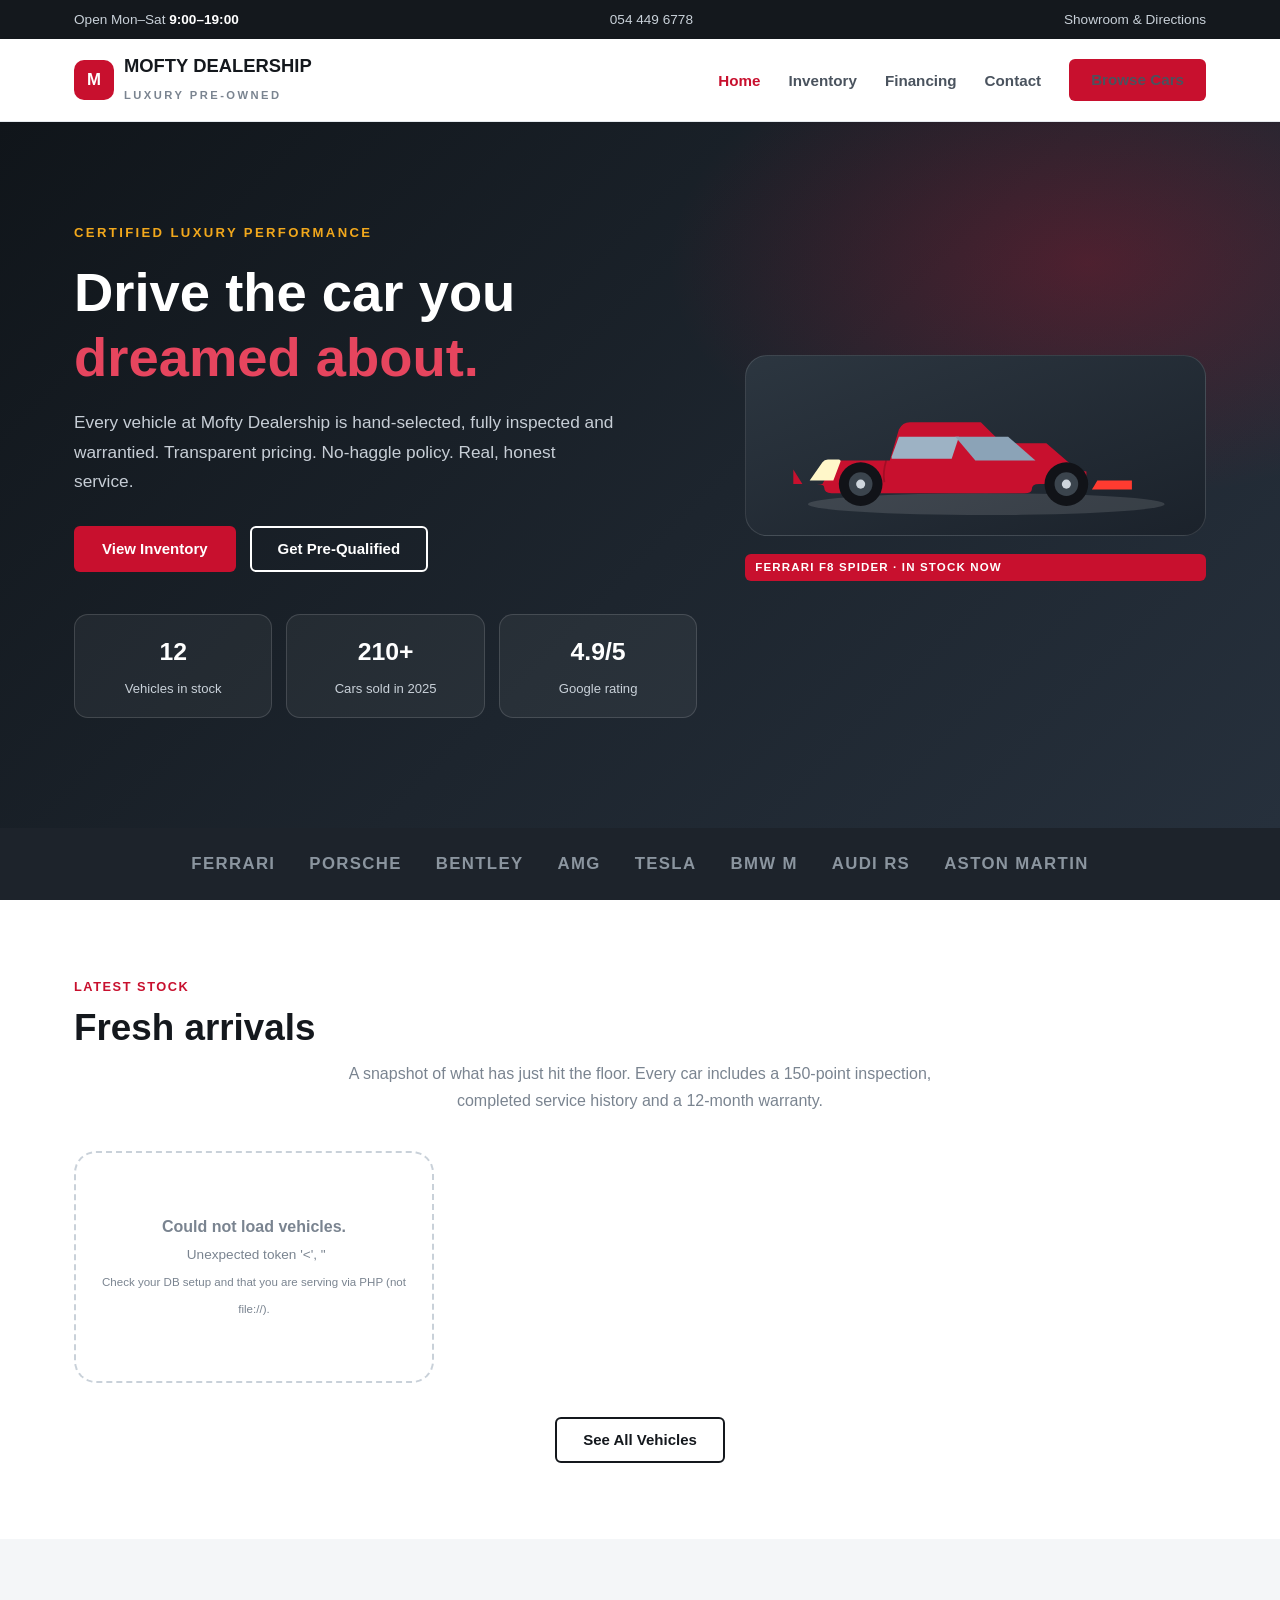
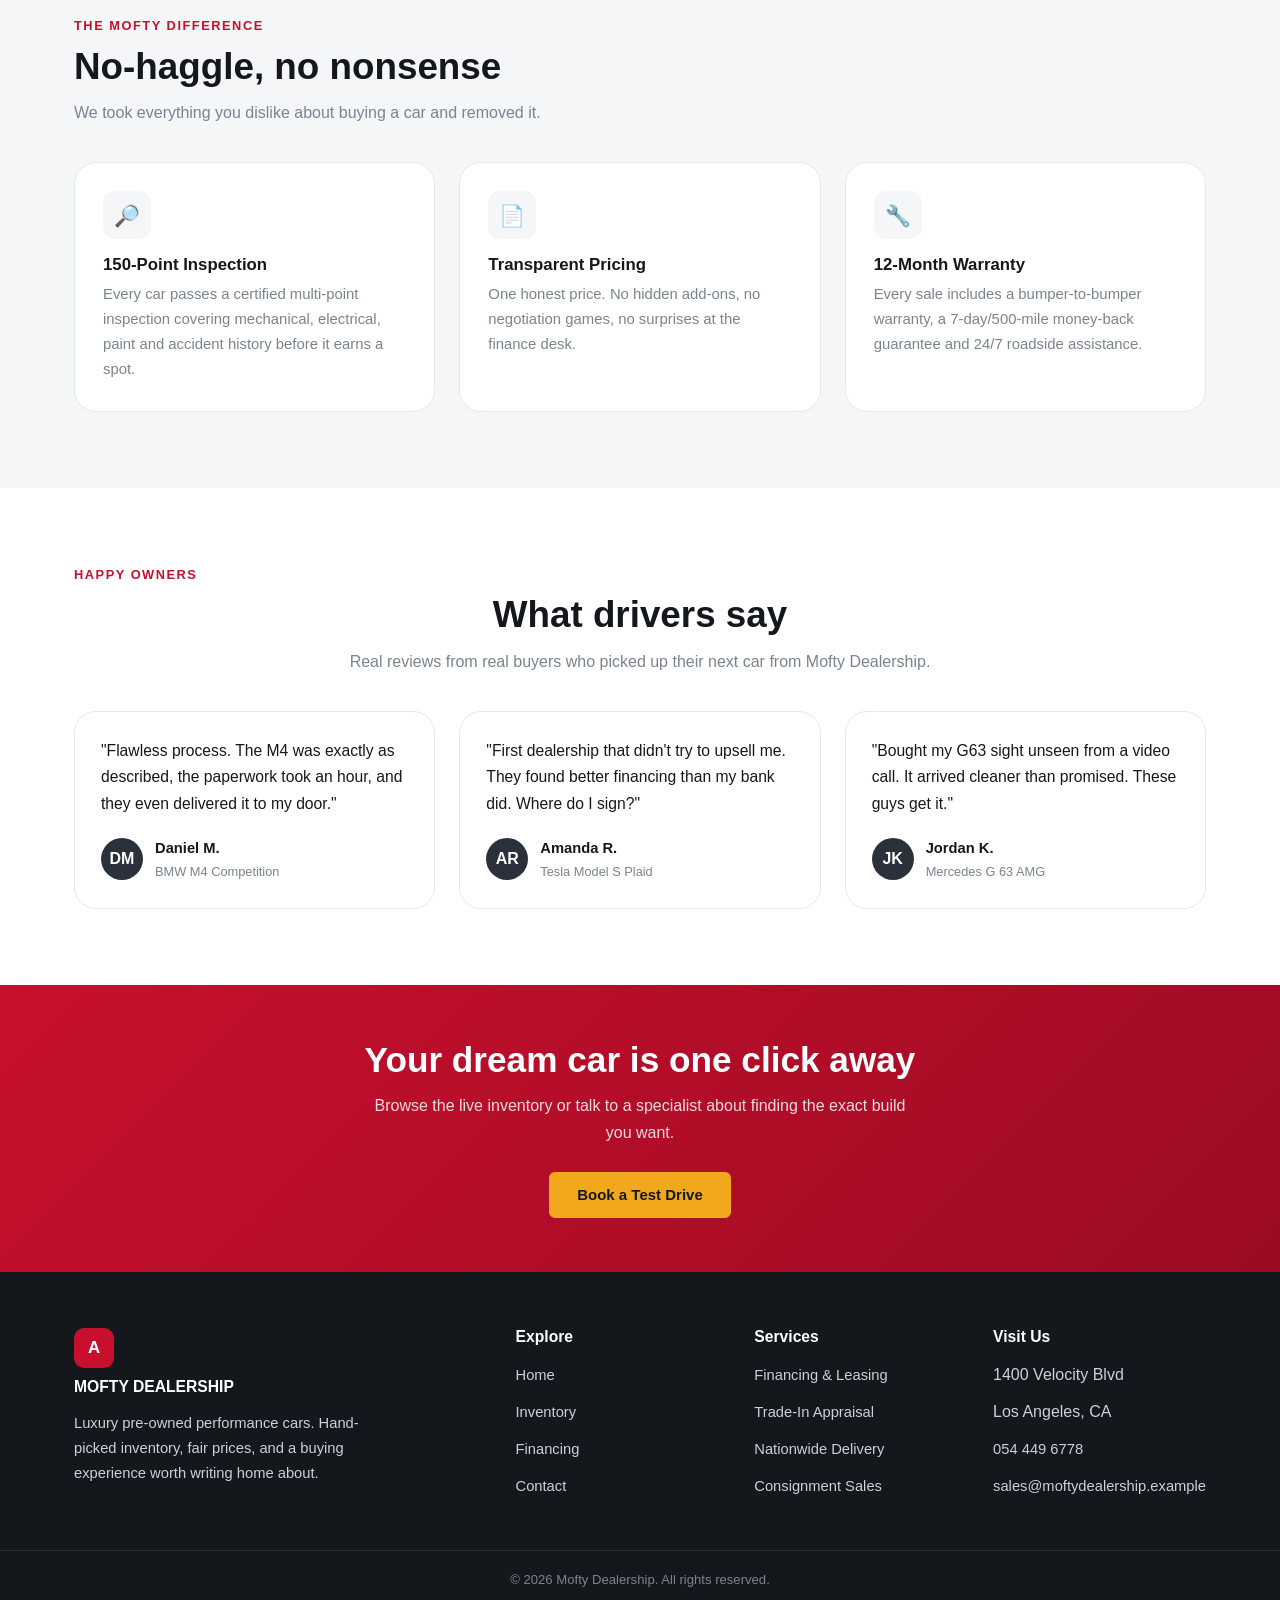
<file: index.html>
<!DOCTYPE html>
<html lang="en">
<head>
  <meta charset="UTF-8" />
  <meta name="viewport" content="width=device-width, initial-scale=1.0" />
  <title>Mofty Dealership — Luxury Pre-Owned Cars</title>
  <meta name="description" content="Mofty Dealership: curated luxury performance cars, transparent pricing, trade-ins and financing." />
  <link rel="stylesheet" href="css/style.css" />
</head>
<body>

  <!-- Top bar -->
  <div class="topbar">
    <div class="topbar__inner">
      <span class="topbar__hours">Open Mon–Sat <strong>9:00–19:00</strong></span>
      <span><a class="topbar__link" href="tel:+233544496778">054 449 6778</a></span>
      <span><a class="topbar__link" href="contact.html">Showroom &amp; Directions</a></span>
    </div>
  </div>

  <!-- Header -->
  <header class="header">
    <div class="header__inner">
      <a class="logo" href="index.html" aria-label="Mofty Dealership home">
        <span class="logo__mark">M</span>
        <span>
          <span class="logo__name">MOFTY DEALERSHIP</span><br />
          <span class="logo__tag">Luxury Pre-Owned</span>
        </span>
      </a>
      <nav aria-label="Primary">
        <button class="nav__toggle" aria-label="Toggle menu" aria-expanded="false">
          <span></span><span></span><span></span>
        </button>
        <ul class="nav__links">
          <li><a class="is-active" href="index.html">Home</a></li>
          <li><a href="inventory.html">Inventory</a></li>
          <li><a href="financing.html">Financing</a></li>
          <li><a href="contact.html">Contact</a></li>
          <li><a class="btn btn--primary nav__cta" href="inventory.html">Browse Cars</a></li>
        </ul>
      </nav>
    </div>
  </header>

  <!-- Hero -->
  <section class="hero">
    <div class="hero__inner">
      <div>
        <span class="hero__kicker">Certified luxury performance</span>
        <h1 class="hero__title">Drive the car you <em>dreamed about.</em></h1>
        <p class="hero__text">
          Every vehicle at Mofty Dealership is hand-selected, fully inspected and
          warrantied. Transparent pricing. No-haggle policy. Real, honest service.
        </p>
        <div class="hero__actions">
          <a class="btn btn--primary" href="inventory.html">View Inventory</a>
          <a class="btn btn--outline-light" href="financing.html">Get Pre-Qualified</a>
        </div>
        <div class="hero__stats">
          <div class="hero__stat">
            <b id="inventory-count">12</b>
            <small>Vehicles in stock</small>
          </div>
          <div class="hero__stat">
            <b>210+</b>
            <small>Cars sold in 2025</small>
          </div>
          <div class="hero__stat">
            <b>4.9/5</b>
            <small>Google rating</small>
          </div>
        </div>
      </div>
      <div class="hero__visual">
        <div class="hero__car">
          <svg viewBox="0 0 460 150" xmlns="http://www.w3.org/2000/svg" aria-hidden="true">
            <g transform="translate(12 6)">
              <ellipse cx="230" cy="126" rx="196" ry="12" fill="rgba(255,255,255,0.12)"/>
              <path d="M28 104 h22 l14 -26 h60 l10 -34 q4 -8 12 -8 h78 l18 18 q6 5 16 5 h38 l30 26 q6 5 14 5 v14 h-52 q-8 0 -8 6 q0 4 -8 4 h-212 q-8 0 -8 -6 q0 -4 -8 -4 h-26 v-16z" fill="#c8102e"/>
              <path d="M126 74 l8 -22 h66 l-8 24 h-66z" fill="#9db2c4"/>
              <path d="M196 52 h58 l30 26 h-66z" fill="#8ba3b7"/>
              <path d="M120 78 q-4 14 -2 24" stroke="rgba(0,0,0,0.18)" stroke-width="2" fill="none"/>
              <path d="M36 100 l14 -20 q2 -3 6 -3 h12 q2 0 2 2 l-8 21 h-26z" fill="#fff7c9"/>
              <path d="M352 100 h38 v10 h-44 q2 -3 6 -10z" fill="#ff3b30"/>
              <g><circle cx="92" cy="104" r="24" fill="#111318"/><circle cx="92" cy="104" r="13" fill="#3b444d"/><circle cx="92" cy="104" r="5" fill="#cfd6dd"/></g>
              <g><circle cx="318" cy="104" r="24" fill="#111318"/><circle cx="318" cy="104" r="13" fill="#3b444d"/><circle cx="318" cy="104" r="5" fill="#cfd6dd"/></g>
            </g>
          </svg>
        </div>
        <div class="hero__badge">Ferrari F8 Spider · In stock now</div>
      </div>
    </div>
  </section>

  <!-- Brand rail -->
  <div class="brands">
    <div class="brands__inner">
      <span>Ferrari</span><span>Porsche</span><span>Bentley</span><span>AMG</span>
      <span>Tesla</span><span>BMW M</span><span>Audi RS</span><span>Aston Martin</span>
    </div>
  </div>

  <!-- Featured vehicles -->
  <section class="section">
    <div class="container">
      <span class="section__kicker">Latest stock</span>
      <h2 class="section__heading">Fresh arrivals</h2>
      <p class="section__sub text-center mx-auto">
        A snapshot of what has just hit the floor. Every car includes a 150-point
        inspection, completed service history and a 12-month warranty.
      </p>
      <div id="featured-grid" class="car-grid"></div>
      <div class="text-center" style="margin-top: 34px">
        <a class="btn btn--outline" href="inventory.html">See All Vehicles</a>
      </div>
    </div>
  </section>

  <!-- Why us -->
  <section class="section section--alt">
    <div class="container">
      <span class="section__kicker">The Mofty difference</span>
      <h2 class="section__heading">No-haggle, no nonsense</h2>
      <p class="section__sub">
        We took everything you dislike about buying a car and removed it.
      </p>
      <div class="features">
        <div class="feature">
          <div class="feature__icon">&#128270;</div>
          <h3>150-Point Inspection</h3>
          <p>Every car passes a certified multi-point inspection covering
          mechanical, electrical, paint and accident history before it earns a spot.</p>
        </div>
        <div class="feature">
          <div class="feature__icon">&#128196;</div>
          <h3>Transparent Pricing</h3>
          <p>One honest price. No hidden add-ons, no negotiation games, no surprises
          at the finance desk.</p>
        </div>
        <div class="feature">
          <div class="feature__icon">&#128295;</div>
          <h3>12-Month Warranty</h3>
          <p>Every sale includes a bumper-to-bumper warranty, a 7-day/500-mile
          money-back guarantee and 24/7 roadside assistance.</p>
        </div>
      </div>
    </div>
  </section>

  <!-- Testimonials -->
  <section class="section">
    <div class="container">
      <span class="section__kicker">Happy owners</span>
      <h2 class="section__heading text-center">What drivers say</h2>
      <p class="section__sub text-center mx-auto">
        Real reviews from real buyers who picked up their next car from Mofty Dealership.
      </p>
      <div class="testimonials">
        <div class="testimonial">
          <p class="testimonial__quote">
            "Flawless process. The M4 was exactly as described, the paperwork took
            an hour, and they even delivered it to my door."
          </p>
          <div class="testimonial__who">
            <span class="testimonial__avatar">DM</span>
            <div>
              <div class="testimonial__name">Daniel M.</div>
              <div class="testimonial__meta">BMW M4 Competition</div>
            </div>
          </div>
        </div>
        <div class="testimonial">
          <p class="testimonial__quote">
            "First dealership that didn't try to upsell me. They found better
            financing than my bank did. Where do I sign?"
          </p>
          <div class="testimonial__who">
            <span class="testimonial__avatar">AR</span>
            <div>
              <div class="testimonial__name">Amanda R.</div>
              <div class="testimonial__meta">Tesla Model S Plaid</div>
            </div>
          </div>
        </div>
        <div class="testimonial">
          <p class="testimonial__quote">
            "Bought my G63 sight unseen from a video call. It arrived cleaner than
            promised. These guys get it."
          </p>
          <div class="testimonial__who">
            <span class="testimonial__avatar">JK</span>
            <div>
              <div class="testimonial__name">Jordan K.</div>
              <div class="testimonial__meta">Mercedes G 63 AMG</div>
            </div>
          </div>
        </div>
      </div>
    </div>
  </section>

  <!-- CTA -->
  <section class="cta-band">
    <h2>Your dream car is one click away</h2>
    <p>Browse the live inventory or talk to a specialist about finding the exact build you want.</p>
    <a class="btn" href="contact.html">Book a Test Drive</a>
  </section>

  <!-- Footer -->
  <footer class="footer">
    <div class="footer__grid">
      <div class="footer__about">
        <span class="logo__mark" style="margin-bottom: 10px">A</span>
        <h4>MOFTY DEALERSHIP</h4>
        <p>
          Luxury pre-owned performance cars. Hand-picked inventory, fair prices,
          and a buying experience worth writing home about.
        </p>
      </div>
      <div>
        <h4>Explore</h4>
        <ul class="footer__links">
          <li><a href="index.html">Home</a></li>
          <li><a href="inventory.html">Inventory</a></li>
          <li><a href="financing.html">Financing</a></li>
          <li><a href="contact.html">Contact</a></li>
        </ul>
      </div>
      <div>
        <h4>Services</h4>
        <ul class="footer__links">
          <li><a href="financing.html">Financing &amp; Leasing</a></li>
          <li><a href="contact.html">Trade-In Appraisal</a></li>
          <li><a href="contact.html">Nationwide Delivery</a></li>
          <li><a href="contact.html">Consignment Sales</a></li>
        </ul>
      </div>
      <div>
        <h4>Visit Us</h4>
        <ul class="footer__links">
          <li>1400 Velocity Blvd</li>
          <li>Los Angeles, CA</li>
          <li><a href="tel:+233544496778">054 449 6778</a></li>
          <li><a href="mailto:sales@moftydealership.example">sales@moftydealership.example</a></li>
        </ul>
      </div>
    </div>
    <div class="footer__bottom">
      &copy; <span id="year">2026</span> Mofty Dealership. All rights reserved.
    </div>
  </footer>

  <script src="js/format.js"></script>
  <script src="js/main.js"></script>
</body>
</html>
</file>
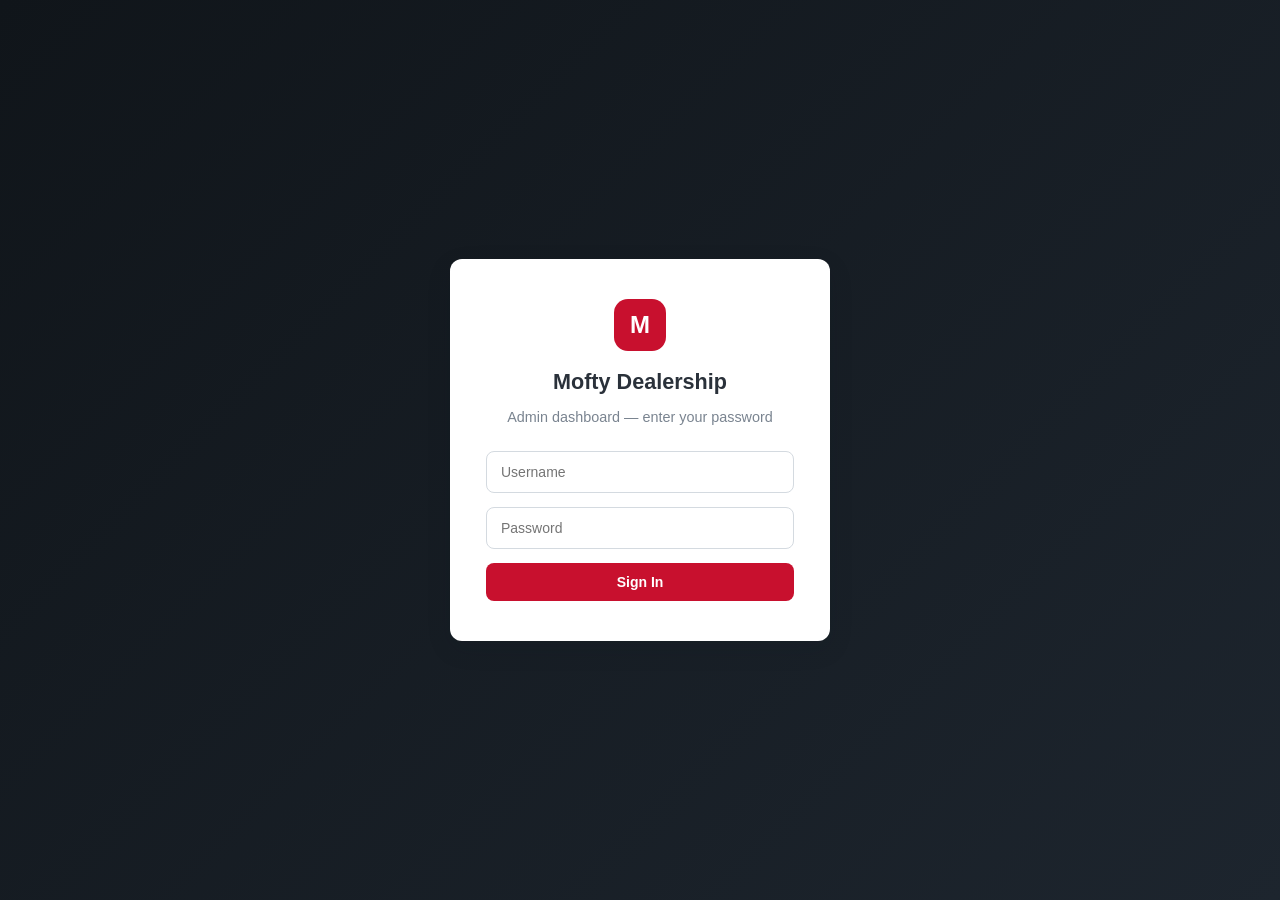
<file: admin/index.html>
<!DOCTYPE html>
<html lang="en">
<head>
  <meta charset="UTF-8" />
  <meta name="viewport" content="width=device-width, initial-scale=1.0" />
  <title>Admin Dashboard — Mofty Dealership</title>
  <link rel="stylesheet" href="css/admin.css" />
</head>
<body>

  <header class="admin-header">
    <a class="brand" href="index.html">
      <span class="logo-mark">M</span>
      <span>
        <b>Mofty Dealership</b>
        <small>Admin</small>
      </span>
    </a>
    <div class="actions">
      <a href="../inventory.html" target="_blank" rel="noopener">&rarr; View storefront</a>
      <button class="btn btn--ghost btn--sm" id="logout" type="button">Log out</button>
    </div>
  </header>

  <main class="dash">
    <div class="dash-top">
      <div>
        <h1>Manage Inventory</h1>
        <p>Add, edit or remove vehicles — changes appear on the storefront instantly.</p>
      </div>
      <button class="btn btn--primary" id="reset-form" type="button">+ Add New Car</button>
    </div>

    <div class="grid">
      <!-- Form -->
      <section class="card">
        <h2 id="form-title">Add a vehicle</h2>
        <form id="car-form" novalidate>
          <div class="form-row2">
            <div class="field required">
              <label for="f-brand">Brand</label>
              <input type="text" id="f-brand" name="brand" placeholder="Porsche" required />
            </div>
            <div class="field required">
              <label for="f-model">Model</label>
              <input type="text" id="f-model" name="model" placeholder="911 Turbo S" required />
            </div>
          </div>

          <div class="form-row2">
            <div class="field required">
              <label for="f-price">Price (GHS)</label>
              <input type="number" id="f-price" name="price" min="0" step="500" placeholder="89500" required />
            </div>
            <div class="field">
              <label for="f-body">Body style</label>
              <input type="text" id="f-body" name="body" list="body-options" placeholder="Coupe" />
              <datalist id="body-options">
                <option value="Coupe"></option>
                <option value="Sedan"></option>
                <option value="SUV"></option>
                <option value="Convertible"></option>
                <option value="Hatchback"></option>
                <option value="Truck"></option>
              </datalist>
            </div>
          </div>

          <div class="form-row2">
            <div class="field">
              <label for="f-transmission">Transmission</label>
              <input type="text" id="f-transmission" name="transmission" placeholder="8-Speed Auto" />
            </div>
            <div class="field">
              <label for="f-fuel">Fuel</label>
              <input type="text" id="f-fuel" name="fuel" list="fuel-options" placeholder="Petrol" />
              <datalist id="fuel-options">
                <option value="Petrol"></option>
                <option value="Diesel"></option>
                <option value="Electric"></option>
                <option value="Hybrid"></option>
              </datalist>
            </div>
          </div>

          <div class="field">
            <label for="f-description">Description</label>
            <textarea id="f-description" name="description" rows="4" placeholder="Full history, condition, spec highlights, standard features, etc."></textarea>
          </div>

          <div class="field">
            <label for="f-image">Car photo</label>
            <input type="file" id="f-image" accept="image/jpeg,image/png,image/webp,image/gif" />
            <input type="hidden" id="f-image-path" />
            <p class="hint" id="image-hint">Choose a JPG, PNG or WebP photo (up to 8 MB).</p>
            <img id="image-preview" alt="Car photo preview" style="display:none; max-width:100%; max-height:150px; margin-top:10px; border-radius:8px; border:1px solid var(--md-border)" />
          </div>

          <div class="form-actions">
            <button class="btn btn--primary" type="submit">Save Vehicle</button>
            <button class="btn btn--dark" id="cancel-edit" type="button">Cancel Edit</button>
          </div>

          <div class="edit-banner" id="edit-banner">
            Editing vehicle #<span id="edit-id"></span> — <span id="edit-name"></span>
          </div>

          <div class="msg" id="form-msg"></div>
        </form>
      </section>

      <!-- Inventory list -->
      <section class="card">
        <h2>Current inventory</h2>
        <div class="table-wrap">
          <table class="cars">
            <thead>
              <tr>
                <th></th>
                <th>Vehicle</th>
                <th>Details</th>
                <th>Price</th>
                <th></th>
              </tr>
            </thead>
            <tbody id="cars-tbody">
              <tr><td colspan="6"><div class="empty">Loading inventory…</div></td></tr>
            </tbody>
          </table>
        </div>
      </section>
    </div>
  </main>

  <script src="js/admin.js"></script>
</body>
</html>
</file>
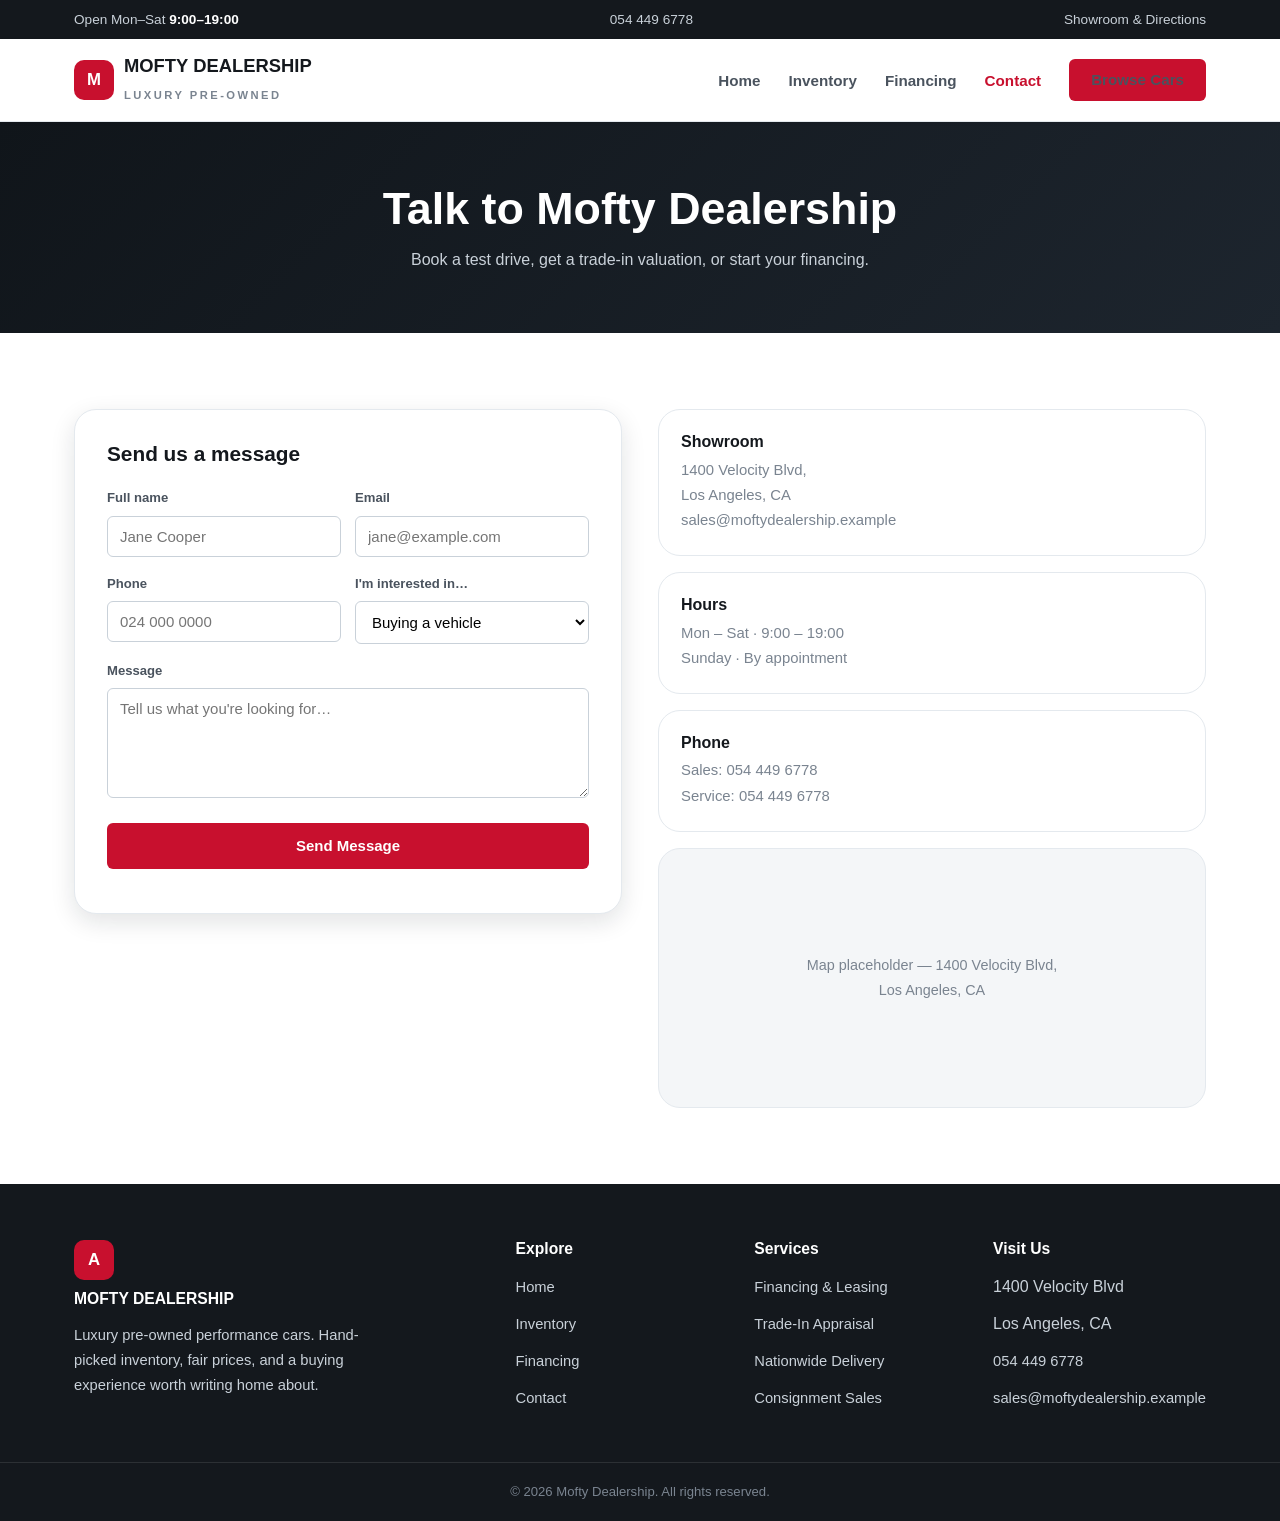
<file: contact.html>
<!DOCTYPE html>
<html lang="en">
<head>
  <meta charset="UTF-8" />
  <meta name="viewport" content="width=device-width, initial-scale=1.0" />
  <title>Contact — Mofty Dealership</title>
  <meta name="description" content="Contact Mofty Dealership: sales, test drives, financing, trade-in appraisal and nationwide delivery." />
  <link rel="stylesheet" href="css/style.css" />
</head>
<body>

  <!-- Top bar -->
  <div class="topbar">
    <div class="topbar__inner">
      <span class="topbar__hours">Open Mon–Sat <strong>9:00–19:00</strong></span>
      <span><a class="topbar__link" href="tel:+233544496778">054 449 6778</a></span>
      <span><a class="topbar__link" href="contact.html">Showroom &amp; Directions</a></span>
    </div>
  </div>

  <!-- Header -->
  <header class="header">
    <div class="header__inner">
      <a class="logo" href="index.html" aria-label="Mofty Dealership home">
        <span class="logo__mark">M</span>
        <span>
          <span class="logo__name">MOFTY DEALERSHIP</span><br />
          <span class="logo__tag">Luxury Pre-Owned</span>
        </span>
      </a>
      <nav aria-label="Primary">
        <button class="nav__toggle" aria-label="Toggle menu" aria-expanded="false">
          <span></span><span></span><span></span>
        </button>
        <ul class="nav__links">
          <li><a href="index.html">Home</a></li>
          <li><a href="inventory.html">Inventory</a></li>
          <li><a href="financing.html">Financing</a></li>
          <li><a class="is-active" href="contact.html">Contact</a></li>
          <li><a class="btn btn--primary nav__cta" href="inventory.html">Browse Cars</a></li>
        </ul>
      </nav>
    </div>
  </header>

  <!-- Banner -->
  <section class="page-banner">
    <h1>Talk to Mofty Dealership</h1>
    <p>Book a test drive, get a trade-in valuation, or start your financing.</p>
  </section>

  <!-- Contact -->
  <section class="section">
    <div class="container">
      <div class="form-grid">
        <div class="form-card">
          <h2>Send us a message</h2>
          <form id="contact-form" novalidate>
            <div class="form-row">
              <div class="form-field">
                <label for="name">Full name</label>
                <input type="text" id="name" name="name" required placeholder="Jane Cooper" />
              </div>
              <div class="form-field">
                <label for="email">Email</label>
                <input type="email" id="email" name="email" required placeholder="jane@example.com" />
              </div>
            </div>
            <div class="form-row">
              <div class="form-field">
                <label for="phone">Phone</label>
                <input type="tel" id="phone" name="phone" placeholder="024 000 0000" />
              </div>
              <div class="form-field">
                <label for="interest">I'm interested in…</label>
                <select id="interest" name="interest">
                  <option>Buying a vehicle</option>
                  <option>Test drive</option>
                  <option>Financing</option>
                  <option>Trade-in appraisal</option>
                  <option>Nationwide delivery</option>
                </select>
              </div>
            </div>
            <div class="form-field">
              <label for="message">Message</label>
              <textarea id="message" name="message" placeholder="Tell us what you're looking for…"></textarea>
            </div>
            <button class="btn btn--primary btn--block" type="submit">Send Message</button>
            <p id="form-status" style="margin-top: 12px; font-size: 0.9rem; font-weight: 600"></p>
          </form>
        </div>

        <div class="contact-info">
          <div class="info-card">
            <h3>Showroom</h3>
            <p>
              1400 Velocity Blvd,<br />
              Los Angeles, CA<br />
              <a href="mailto:sales@moftydealership.example">sales@moftydealership.example</a>
            </p>
          </div>
          <div class="info-card">
            <h3>Hours</h3>
            <p>Mon – Sat · 9:00 – 19:00<br />Sunday · By appointment</p>
          </div>
          <div class="info-card">
            <h3>Phone</h3>
            <p>
              Sales: <a href="tel:+233544496778">054 449 6778</a><br />
              Service: <a href="tel:+233544496778">054 449 6778</a>
            </p>
          </div>
          <div class="map-frame" aria-hidden="true">
            <div style="height: 100%; display: grid; place-items: center; color: var(--color-gray-500); font-size: 0.9rem; padding: 20px; text-align: center">
              Map placeholder — 1400 Velocity Blvd,
              <br /> Los Angeles, CA
            </div>
          </div>
        </div>
      </div>
    </div>
  </section>

  <!-- Footer -->
  <footer class="footer">
    <div class="footer__grid">
      <div class="footer__about">
        <span class="logo__mark" style="margin-bottom: 10px">A</span>
        <h4>MOFTY DEALERSHIP</h4>
        <p>
          Luxury pre-owned performance cars. Hand-picked inventory, fair prices,
          and a buying experience worth writing home about.
        </p>
      </div>
      <div>
        <h4>Explore</h4>
        <ul class="footer__links">
          <li><a href="index.html">Home</a></li>
          <li><a href="inventory.html">Inventory</a></li>
          <li><a href="financing.html">Financing</a></li>
          <li><a href="contact.html">Contact</a></li>
        </ul>
      </div>
      <div>
        <h4>Services</h4>
        <ul class="footer__links">
          <li><a href="financing.html">Financing &amp; Leasing</a></li>
          <li><a href="contact.html">Trade-In Appraisal</a></li>
          <li><a href="contact.html">Nationwide Delivery</a></li>
          <li><a href="contact.html">Consignment Sales</a></li>
        </ul>
      </div>
      <div>
        <h4>Visit Us</h4>
        <ul class="footer__links">
          <li>1400 Velocity Blvd</li>
          <li>Los Angeles, CA</li>
          <li><a href="tel:+233544496778">054 449 6778</a></li>
          <li><a href="mailto:sales@moftydealership.example">sales@moftydealership.example</a></li>
        </ul>
      </div>
    </div>
    <div class="footer__bottom">
      &copy; <span id="year">2026</span> Mofty Dealership. All rights reserved.
    </div>
  </footer>

  <script src="js/format.js"></script>
  <script src="js/main.js"></script>
</body>
</html>
</file>
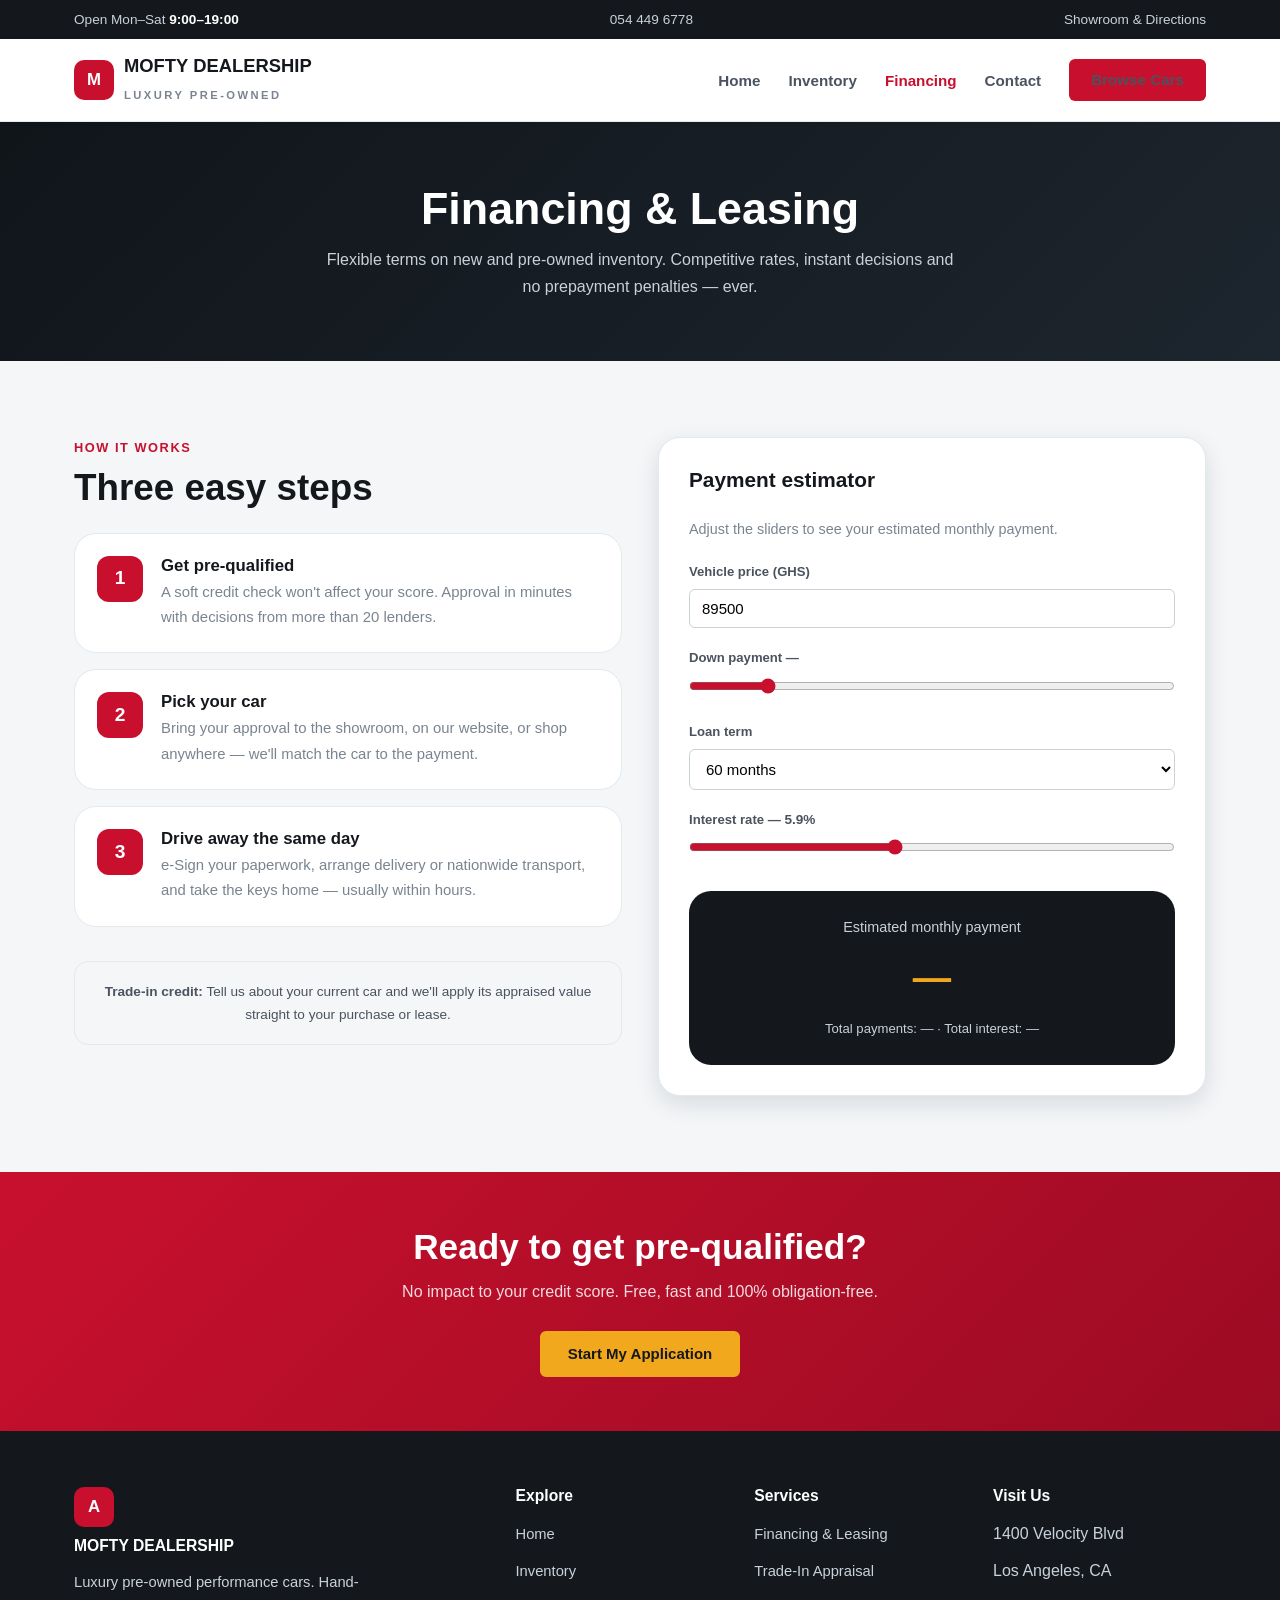
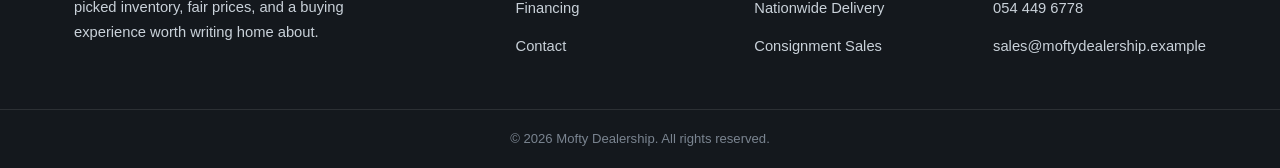
<file: financing.html>
<!DOCTYPE html>
<html lang="en">
<head>
  <meta charset="UTF-8" />
  <meta name="viewport" content="width=device-width, initial-scale=1.0" />
  <title>Financing — Mofty Dealership</title>
  <meta name="description" content="Financing, leasing and trade-in options at Mofty Dealership. Estimate your monthly payment instantly." />
  <link rel="stylesheet" href="css/style.css" />
</head>
<body>

  <!-- Top bar -->
  <div class="topbar">
    <div class="topbar__inner">
      <span class="topbar__hours">Open Mon–Sat <strong>9:00–19:00</strong></span>
      <span><a class="topbar__link" href="tel:+233544496778">054 449 6778</a></span>
      <span><a class="topbar__link" href="contact.html">Showroom &amp; Directions</a></span>
    </div>
  </div>

  <!-- Header -->
  <header class="header">
    <div class="header__inner">
      <a class="logo" href="index.html" aria-label="Mofty Dealership home">
        <span class="logo__mark">M</span>
        <span>
          <span class="logo__name">MOFTY DEALERSHIP</span><br />
          <span class="logo__tag">Luxury Pre-Owned</span>
        </span>
      </a>
      <nav aria-label="Primary">
        <button class="nav__toggle" aria-label="Toggle menu" aria-expanded="false">
          <span></span><span></span><span></span>
        </button>
        <ul class="nav__links">
          <li><a href="index.html">Home</a></li>
          <li><a href="inventory.html">Inventory</a></li>
          <li><a class="is-active" href="financing.html">Financing</a></li>
          <li><a href="contact.html">Contact</a></li>
          <li><a class="btn btn--primary nav__cta" href="inventory.html">Browse Cars</a></li>
        </ul>
      </nav>
    </div>
  </header>

  <!-- Banner -->
  <section class="page-banner">
    <h1>Financing &amp; Leasing</h1>
    <p>
      Flexible terms on new and pre-owned inventory. Competitive rates, instant
      decisions and no prepayment penalties — ever.
    </p>
  </section>

  <!-- Finance content -->
  <section class="section section--alt">
    <div class="container">
      <div class="finance-grid">
        <div>
          <span class="section__kicker">How it works</span>
          <h2 class="section__heading" style="margin-bottom: 22px">Three easy steps</h2>
          <div class="finance-steps">
            <div class="fin-step">
              <span class="fin-step__num">1</span>
              <div>
                <h3>Get pre-qualified</h3>
                <p>
                  A soft credit check won't affect your score. Approval in minutes
                  with decisions from more than 20 lenders.
                </p>
              </div>
            </div>
            <div class="fin-step">
              <span class="fin-step__num">2</span>
              <div>
                <h3>Pick your car</h3>
                <p>
                  Bring your approval to the showroom, on our website, or shop
                  anywhere — we'll match the car to the payment.
                </p>
              </div>
            </div>
            <div class="fin-step">
              <span class="fin-step__num">3</span>
              <div>
                <h3>Drive away the same day</h3>
                <p>
                  e-Sign your paperwork, arrange delivery or nationwide transport,
                  and take the keys home — usually within hours.
                </p>
              </div>
            </div>
          </div>

          <div class="notice">
            <strong>Trade-in credit:</strong> Tell us about your current car and we'll
            apply its appraised value straight to your purchase or lease.
          </div>
        </div>

        <!-- Calculator -->
        <div class="calc">
          <h2>Payment estimator</h2>
          <p style="color: var(--color-gray-500); font-size: 0.9rem; margin-bottom: 20px">
            Adjust the sliders to see your estimated monthly payment.
          </p>

          <div class="calc-field">
            <label for="calc-price">Vehicle price (GHS)</label>
            <input type="number" id="calc-price" value="89500" min="5000" step="500" />
          </div>

          <div class="calc-field">
            <label for="calc-down">Down payment — <span id="calc-down-value" class="range-value"></span></label>
            <input type="range" id="calc-down" min="0" max="100000" step="1000" value="15000" />
          </div>

          <div class="calc-field">
            <label for="calc-term">Loan term</label>
            <select id="calc-term">
              <option value="36">36 months</option>
              <option value="48">48 months</option>
              <option value="60" selected>60 months</option>
              <option value="72">72 months</option>
              <option value="84">84 months</option>
            </select>
          </div>

          <div class="calc-field">
            <label for="calc-rate">Interest rate — <span id="calc-rate-value" class="range-value">5.9%</span></label>
            <input type="range" id="calc-rate" min="0" max="14" step="0.1" value="5.9" />
          </div>

          <div class="calc-result">
            <div class="calc-result__label">Estimated monthly payment</div>
            <div class="calc-result__pay" id="calc-payment">—</div>
            <div class="calc-result__detail">
              Total payments: <span id="calc-total-pay">—</span> ·
              Total interest: <span id="calc-total-interest">—</span>
            </div>
          </div>
        </div>
      </div>
    </div>
  </section>

  <!-- CTA -->
  <section class="cta-band">
    <h2>Ready to get pre-qualified?</h2>
    <p>No impact to your credit score. Free, fast and 100% obligation-free.</p>
    <a class="btn" href="contact.html">Start My Application</a>
  </section>

  <!-- Footer -->
  <footer class="footer">
    <div class="footer__grid">
      <div class="footer__about">
        <span class="logo__mark" style="margin-bottom: 10px">A</span>
        <h4>MOFTY DEALERSHIP</h4>
        <p>
          Luxury pre-owned performance cars. Hand-picked inventory, fair prices,
          and a buying experience worth writing home about.
        </p>
      </div>
      <div>
        <h4>Explore</h4>
        <ul class="footer__links">
          <li><a href="index.html">Home</a></li>
          <li><a href="inventory.html">Inventory</a></li>
          <li><a href="financing.html">Financing</a></li>
          <li><a href="contact.html">Contact</a></li>
        </ul>
      </div>
      <div>
        <h4>Services</h4>
        <ul class="footer__links">
          <li><a href="financing.html">Financing &amp; Leasing</a></li>
          <li><a href="contact.html">Trade-In Appraisal</a></li>
          <li><a href="contact.html">Nationwide Delivery</a></li>
          <li><a href="contact.html">Consignment Sales</a></li>
        </ul>
      </div>
      <div>
        <h4>Visit Us</h4>
        <ul class="footer__links">
          <li>1400 Velocity Blvd</li>
          <li>Los Angeles, CA</li>
          <li><a href="tel:+233544496778">054 449 6778</a></li>
          <li><a href="mailto:sales@moftydealership.example">sales@moftydealership.example</a></li>
        </ul>
      </div>
    </div>
    <div class="footer__bottom">
      &copy; <span id="year">2026</span> Mofty Dealership. All rights reserved.
    </div>
  </footer>

  <script src="js/format.js"></script>
  <script src="js/main.js"></script>
</body>
</html>
</file>
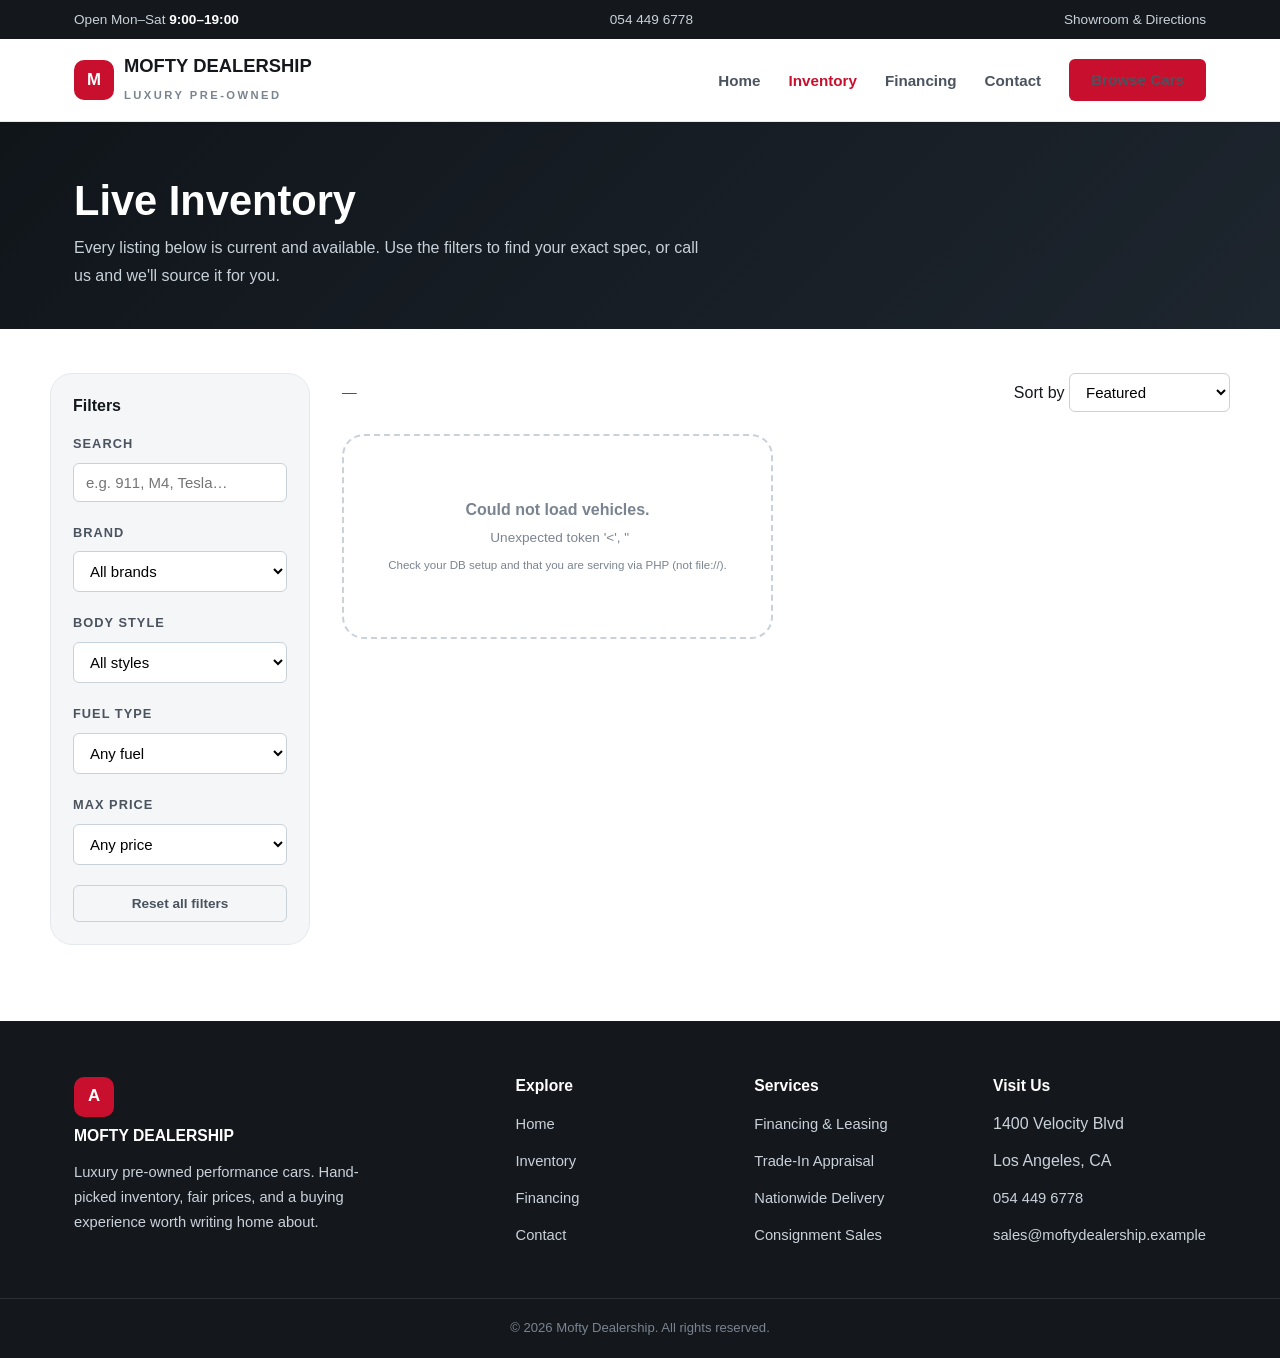
<file: inventory.html>
<!DOCTYPE html>
<html lang="en">
<head>
  <meta charset="UTF-8" />
  <meta name="viewport" content="width=device-width, initial-scale=1.0" />
  <title>Inventory — Mofty Dealership</title>
  <meta name="description" content="Browse the live Mofty Dealership luxury pre-owned inventory. Filter by brand, body style, fuel and price." />
  <link rel="stylesheet" href="css/style.css" />
</head>
<body>

  <!-- Top bar -->
  <div class="topbar">
    <div class="topbar__inner">
      <span class="topbar__hours">Open Mon–Sat <strong>9:00–19:00</strong></span>
      <span><a class="topbar__link" href="tel:+233544496778">054 449 6778</a></span>
      <span><a class="topbar__link" href="contact.html">Showroom &amp; Directions</a></span>
    </div>
  </div>

  <!-- Header -->
  <header class="header">
    <div class="header__inner">
      <a class="logo" href="index.html" aria-label="Mofty Dealership home">
        <span class="logo__mark">M</span>
        <span>
          <span class="logo__name">MOFTY DEALERSHIP</span><br />
          <span class="logo__tag">Luxury Pre-Owned</span>
        </span>
      </a>
      <nav aria-label="Primary">
        <button class="nav__toggle" aria-label="Toggle menu" aria-expanded="false">
          <span></span><span></span><span></span>
        </button>
        <ul class="nav__links">
          <li><a href="index.html">Home</a></li>
          <li><a class="is-active" href="inventory.html">Inventory</a></li>
          <li><a href="financing.html">Financing</a></li>
          <li><a href="contact.html">Contact</a></li>
          <li><a class="btn btn--primary nav__cta" href="inventory.html">Browse Cars</a></li>
        </ul>
      </nav>
    </div>
  </header>

  <!-- Page header -->
  <section class="inventory-top">
    <div class="container">
      <h1>Live Inventory</h1>
      <p>
        Every listing below is current and available. Use the filters to find
        your exact spec, or call us and we'll source it for you.
      </p>
    </div>
  </section>

  <!-- Filters + grid -->
  <section class="inventory-body container">
    <aside class="filters" aria-label="Inventory filters">
      <h3>Filters</h3>

      <div class="filter-group">
        <label for="filter-search">Search</label>
        <input type="text" id="filter-search" placeholder="e.g. 911, M4, Tesla…" />
      </div>

      <div class="filter-group">
        <label for="filter-brand">Brand</label>
        <select id="filter-brand">
          <option value="all">All brands</option>
        </select>
      </div>

      <div class="filter-group">
        <label for="filter-body">Body style</label>
        <select id="filter-body">
          <option value="all">All styles</option>
          <option value="Coupe">Coupe</option>
          <option value="Convertible">Convertible</option>
          <option value="Grand Tourer">Grand Tourer</option>
          <option value="Electric Sedan">Electric Sedan</option>
          <option value="SUV">SUV</option>
          <option value="Sportback">Sportback</option>
          <option value="Track Special">Track Special</option>
        </select>
      </div>

      <div class="filter-group">
        <label for="filter-fuel">Fuel type</label>
        <select id="filter-fuel">
          <option value="all">Any fuel</option>
          <option value="Petrol">Petrol</option>
          <option value="Electric">Electric</option>
        </select>
      </div>

      <div class="filter-group">
        <label for="filter-price">Max price</label>
        <select id="filter-price">
          <option value="all">Any price</option>
          <option value="0-500000">Up to GH₵500k</option>
          <option value="500000-1500000">GH₵500k – GH₵1.5M</option>
          <option value="1500000-4000000">GH₵1.5M – GH₵4M</option>
          <option value="4000000-99999999">GH₵4M+</option>
        </select>
      </div>

      <button class="filters__reset" id="filter-reset" type="button">
        Reset all filters
      </button>
    </aside>

    <div>
      <div class="inventory-results-head">
        <span class="result-count" id="result-count">9 vehicles</span>
        <div class="sort">
          <label for="filter-sort" class="sr-only">Sort by</label>
          <select id="filter-sort" aria-label="Sort by">
            <option value="default">Featured</option>
            <option value="newest">Newest first</option>
            <option value="price-asc">Price: low to high</option>
            <option value="price-desc">Price: high to low</option>
          </select>
        </div>
      </div>
      <div id="inventory-grid" class="car-grid"></div>
    </div>
  </section>

  <!-- Footer -->
  <footer class="footer">
    <div class="footer__grid">
      <div class="footer__about">
        <span class="logo__mark" style="margin-bottom: 10px">A</span>
        <h4>MOFTY DEALERSHIP</h4>
        <p>
          Luxury pre-owned performance cars. Hand-picked inventory, fair prices,
          and a buying experience worth writing home about.
        </p>
      </div>
      <div>
        <h4>Explore</h4>
        <ul class="footer__links">
          <li><a href="index.html">Home</a></li>
          <li><a href="inventory.html">Inventory</a></li>
          <li><a href="financing.html">Financing</a></li>
          <li><a href="contact.html">Contact</a></li>
        </ul>
      </div>
      <div>
        <h4>Services</h4>
        <ul class="footer__links">
          <li><a href="financing.html">Financing &amp; Leasing</a></li>
          <li><a href="contact.html">Trade-In Appraisal</a></li>
          <li><a href="contact.html">Nationwide Delivery</a></li>
          <li><a href="contact.html">Consignment Sales</a></li>
        </ul>
      </div>
      <div>
        <h4>Visit Us</h4>
        <ul class="footer__links">
          <li>1400 Velocity Blvd</li>
          <li>Los Angeles, CA</li>
          <li><a href="tel:+233544496778">054 449 6778</a></li>
          <li><a href="mailto:sales@moftydealership.example">sales@moftydealership.example</a></li>
        </ul>
      </div>
    </div>
    <div class="footer__bottom">
      &copy; <span id="year">2026</span> Mofty Dealership. All rights reserved.
    </div>
  </footer>

  <script src="js/format.js"></script>
  <script src="js/main.js"></script>
</body>
</html>
</file>
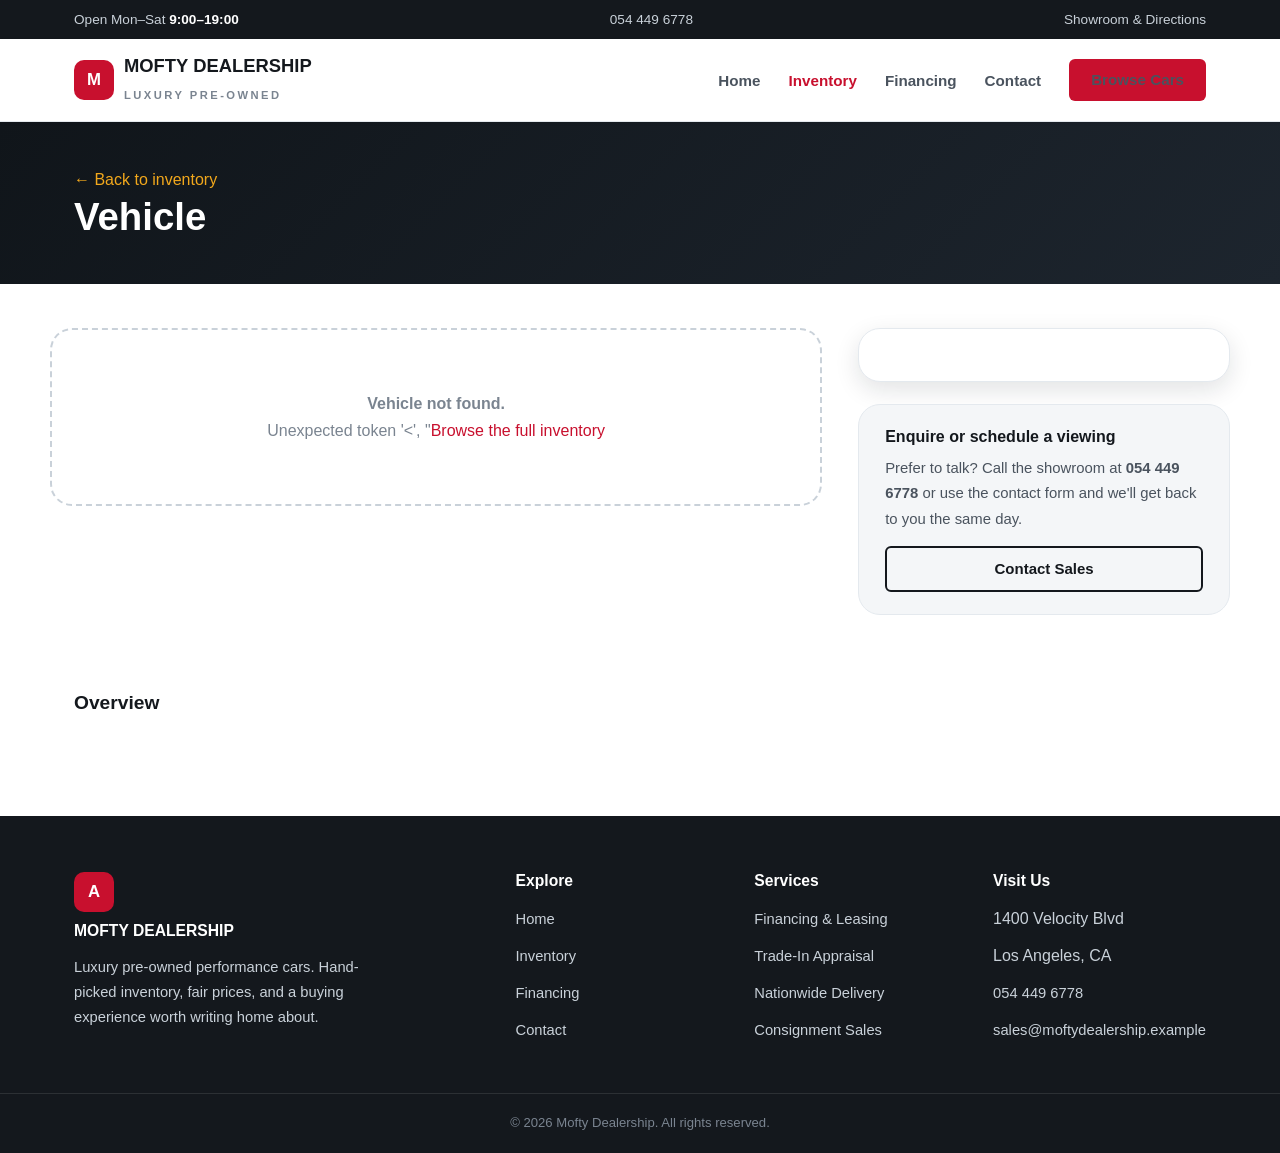
<file: vehicle.html>
<!DOCTYPE html>
<html lang="en">
<head>
  <meta charset="UTF-8" />
  <meta name="viewport" content="width=device-width, initial-scale=1.0" />
  <title>Vehicle Detail — Mofty Dealership</title>
  <meta name="description" content="Vehicle details, specifications and pricing." />
  <link rel="stylesheet" href="css/style.css" />
</head>
<body>

  <!-- Top bar -->
  <div class="topbar">
    <div class="topbar__inner">
      <span class="topbar__hours">Open Mon–Sat <strong>9:00–19:00</strong></span>
      <span><a class="topbar__link" href="tel:+233544496778">054 449 6778</a></span>
      <span><a class="topbar__link" href="contact.html">Showroom &amp; Directions</a></span>
    </div>
  </div>

  <!-- Header -->
  <header class="header">
    <div class="header__inner">
      <a class="logo" href="index.html" aria-label="Mofty Dealership home">
        <span class="logo__mark">M</span>
        <span>
          <span class="logo__name">MOFTY DEALERSHIP</span><br />
          <span class="logo__tag">Luxury Pre-Owned</span>
        </span>
      </a>
      <nav aria-label="Primary">
        <button class="nav__toggle" aria-label="Toggle menu" aria-expanded="false">
          <span></span><span></span><span></span>
        </button>
        <ul class="nav__links">
          <li><a href="index.html">Home</a></li>
          <li><a class="is-active" href="inventory.html">Inventory</a></li>
          <li><a href="financing.html">Financing</a></li>
          <li><a href="contact.html">Contact</a></li>
          <li><a class="btn btn--primary nav__cta" href="inventory.html">Browse Cars</a></li>
        </ul>
      </nav>
    </div>
  </header>

  <!-- Vehicle header -->
  <section class="vehicle-hero">
    <div class="container">
      <p><a href="inventory.html" style="color:#f2a81c">&larr; Back to inventory</a></p>
      <h1 id="vehicle-title">Vehicle</h1>
      <p class="vehicle-sub" id="vehicle-sub"></p>
    </div>
  </section>

  <!-- Detail layout -->
  <section class="vehicle-layout container">
    <div id="vehicle-root"></div>

    <aside class="vehicle-side">
      <div class="buy-panel" id="buy-panel"></div>

      <div class="contact-ship">
        <h3>Enquire or schedule a viewing</h3>
        <p>
          Prefer to talk? Call the showroom at
          <strong>054 449 6778</strong> or use the contact form and we'll get
          back to you the same day.
        </p>
        <a class="btn btn--outline btn--block" href="contact.html">Contact Sales</a>
      </div>
    </aside>
  </section>

  <div class="container" style="padding-bottom: 66px">
    <h3 style="font-size: 1.2rem; margin-bottom: 8px">Overview</h3>
    <p id="vehicle-desc" class="section__sub" style="max-width: 760px; white-space: pre-line"></p>
  </div>

  <!-- Footer -->
  <footer class="footer">
    <div class="footer__grid">
      <div class="footer__about">
        <span class="logo__mark" style="margin-bottom: 10px">A</span>
        <h4>MOFTY DEALERSHIP</h4>
        <p>
          Luxury pre-owned performance cars. Hand-picked inventory, fair prices,
          and a buying experience worth writing home about.
        </p>
      </div>
      <div>
        <h4>Explore</h4>
        <ul class="footer__links">
          <li><a href="index.html">Home</a></li>
          <li><a href="inventory.html">Inventory</a></li>
          <li><a href="financing.html">Financing</a></li>
          <li><a href="contact.html">Contact</a></li>
        </ul>
      </div>
      <div>
        <h4>Services</h4>
        <ul class="footer__links">
          <li><a href="financing.html">Financing &amp; Leasing</a></li>
          <li><a href="contact.html">Trade-In Appraisal</a></li>
          <li><a href="contact.html">Nationwide Delivery</a></li>
          <li><a href="contact.html">Consignment Sales</a></li>
        </ul>
      </div>
      <div>
        <h4>Visit Us</h4>
        <ul class="footer__links">
          <li>1400 Velocity Blvd</li>
          <li>Los Angeles, CA</li>
          <li><a href="tel:+233544496778">054 449 6778</a></li>
          <li><a href="mailto:sales@moftydealership.example">sales@moftydealership.example</a></li>
        </ul>
      </div>
    </div>
    <div class="footer__bottom">
      &copy; <span id="year">2026</span> Mofty Dealership. All rights reserved.
    </div>
  </footer>

  <script src="js/format.js"></script>
  <script src="js/main.js"></script>
</body>
</html>
</file>
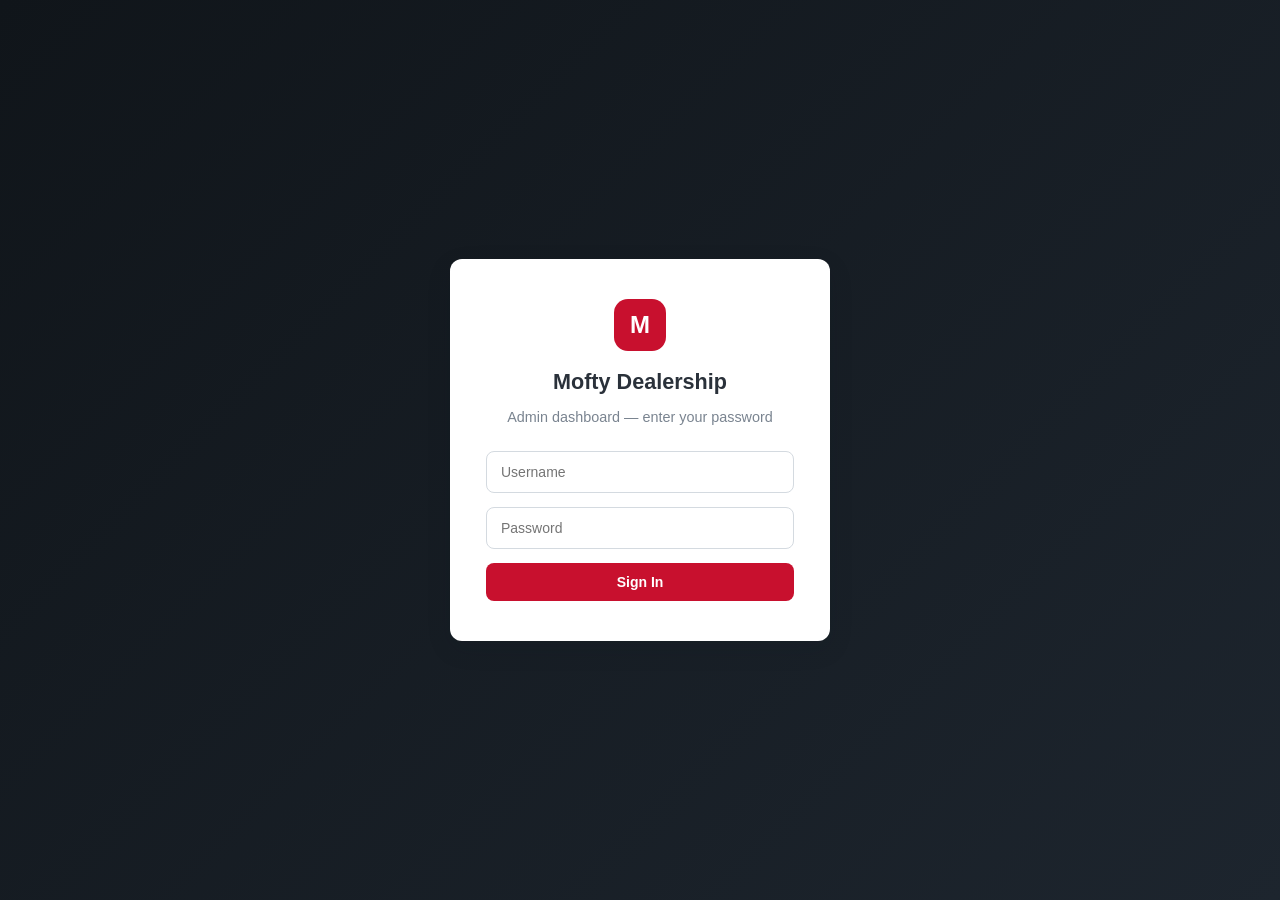
<file: admin/login.html>
<!DOCTYPE html>
<html lang="en">
<head>
  <meta charset="UTF-8" />
  <meta name="viewport" content="width=device-width, initial-scale=1.0" />
  <title>Admin Login — Mofty Dealership</title>
  <link rel="stylesheet" href="css/admin.css" />
</head>
<body>
  <div class="login-wrap">
    <form id="login-form" class="login-card" novalidate>
      <div class="logo-mark">M</div>
      <h1>Mofty Dealership</h1>
      <p>Admin dashboard — enter your password</p>
      <input type="text" id="username" placeholder="Username" autocomplete="username" required />
      <input type="password" id="password" placeholder="Password" autocomplete="current-password" required />
      <button class="btn btn--primary" type="submit">Sign In</button>
      <p id="login-msg" style="color: var(--md-primary); font-weight: 700; display: none; margin-bottom: 0"></p>
    </form>
  </div>

  <script>
    (function () {
      "use strict";

      var form = document.getElementById("login-form");
      var msg = document.getElementById("login-msg");

      form.addEventListener("submit", function (e) {
        e.preventDefault();

        var apiUrl = new URL("../api/login.php", window.location.href).href;

        fetch(apiUrl, {
          method: "POST",
          headers: { "Content-Type": "application/json" },
          body: JSON.stringify({
            username: document.getElementById("username").value,
            password: document.getElementById("password").value
          })
        })
          .then(function (res) {
            if (res.ok) {
              window.location.href = "index.html";
              return null;
            }
            // Even error responses should be JSON; if they aren't (HTML/PHP
            // crash/404), surface a useful hint instead of a generic message.
            return res.text().then(function (text) {
              try {
                return JSON.parse(text);
              } catch (parsed) {
                return {
                  error: "Got an unexpected response (" + res.status + "). " +
                         "The page must be served via http://localhost/ — not " +
                         "opened as a file. Check api/" + "login.php" + " in your browser for details."
                };
              }
            });
          })
          .then(function (body) {
            if (body && body.error) {
              msg.textContent = body.error;
              msg.style.display = "block";
            }
          })
          .catch(function () {
            msg.style.display = "block";
            if (window.location.protocol === "file:") {
              msg.textContent =
                "You opened this page directly from disk. Open it as " +
                "http://localhost/dealership/admin/login.html instead.";
            } else {
              msg.textContent =
                "Could not reach " + apiUrl +
                ". Make sure Apache and MySQL are running in XAMPP.";
            }
          });
      });
    })();
  </script>
</body>
</html>
</file>
<file: css/style.css>
/* ==========================================================================
   MOFTY DEALERSHIP — Car Dealership
   ========================================================================== */

/* ---------- Design Tokens ---------- */
:root {
  --color-primary: #c8102e;
  --color-primary-dark: #9c0b23;
  --color-primary-light: #e6455e;
  --color-accent: #f2a81c;
  --color-dark: #14181d;
  --color-dark-2: #1d232b;
  --color-graphite: #2a313a;
  --color-gray-700: #4a535e;
  --color-gray-500: #7a8490;
  --color-gray-300: #c9d1d9;
  --color-gray-200: #e4e9ee;
  --color-gray-100: #f4f6f8;
  --color-white: #ffffff;

  --font-heading: "Segoe UI", "Helvetica Neue", Arial, sans-serif;
  --font-body: "Segoe UI", "Helvetica Neue", Arial, sans-serif;

  --shadow-sm: 0 1px 3px rgba(20, 24, 29, 0.1);
  --shadow-md: 0 8px 24px rgba(20, 24, 29, 0.12);
  --shadow-lg: 0 18px 44px rgba(20, 24, 29, 0.2);

  --radius-sm: 6px;
  --radius-md: 14px;
  --radius-lg: 22px;

  --container-max: 1180px;
  --section-pad: 76px;
}

/* ---------- Reset & Base ---------- */
*,
*::before,
*::after {
  box-sizing: border-box;
  margin: 0;
  padding: 0;
}

html {
  scroll-behavior: smooth;
  -webkit-text-size-adjust: 100%;
}

body {
  font-family: var(--font-body);
  font-size: 16px;
  line-height: 1.7;
  color: var(--color-dark);
  background-color: var(--color-white);
}

img,
svg {
  max-width: 100%;
  display: block;
}

a {
  color: var(--color-primary);
  text-decoration: none;
}

a:hover {
  text-decoration: underline;
}

ul {
  list-style: none;
}

button {
  font-family: inherit;
  cursor: pointer;
}

input,
select,
textarea {
  font-family: inherit;
  font-size: 15px;
}

/* ---------- Typography Helpers ---------- */
h1,
h2,
h3,
h4 {
  font-family: var(--font-heading);
  line-height: 1.2;
  font-weight: 700;
  color: var(--color-dark);
}

.section {
  padding: var(--section-pad) 0;
}

.section--alt {
  background-color: var(--color-gray-100);
}

.container {
  max-width: var(--container-max);
  margin: 0 auto;
  padding: 0 24px;
}

.section__heading {
  font-size: clamp(1.7rem, 3vw, 2.3rem);
  margin-bottom: 10px;
}

.section__sub {
  color: var(--color-gray-500);
  max-width: 640px;
  margin-bottom: 36px;
}

.section__kicker {
  color: var(--color-primary);
  font-weight: 700;
  text-transform: uppercase;
  letter-spacing: 0.12em;
  font-size: 0.8rem;
  margin-bottom: 8px;
  display: block;
}

.text-center {
  text-align: center;
}

.mx-auto {
  margin-left: auto;
  margin-right: auto;
}

/* ---------- Buttons ---------- */
.btn {
  display: inline-block;
  padding: 12px 26px;
  border: 2px solid transparent;
  border-radius: var(--radius-sm);
  font-size: 15px;
  font-weight: 700;
  line-height: 1.2;
  text-align: center;
  transition: all 0.18s ease;
  cursor: pointer;
}

.btn:hover {
  text-decoration: none;
  transform: translateY(-1px);
}

.btn--primary {
  background: var(--color-primary);
  color: #fff;
}

.btn--primary:hover {
  background: var(--color-primary-dark);
}

.btn--outline {
  background: transparent;
  border-color: var(--color-dark);
  color: var(--color-dark);
}

.btn--outline:hover {
  background: var(--color-dark);
  color: #fff;
}

.btn--outline-light {
  background: transparent;
  border-color: #fff;
  color: #fff;
}

.btn--outline-light:hover {
  background: #fff;
  color: var(--color-dark);
}

.btn--block {
  display: block;
  width: 100%;
}

/* ---------- Top Bar ---------- */
.topbar {
  background: var(--color-dark);
  color: var(--color-gray-300);
  font-size: 0.85rem;
}

.topbar__inner {
  max-width: var(--container-max);
  margin: 0 auto;
  padding: 8px 24px;
  display: flex;
  flex-wrap: wrap;
  gap: 8px 28px;
  justify-content: space-between;
  align-items: center;
}

.topbar__hours strong {
  color: #fff;
}

.topbar__link {
  color: var(--color-gray-300);
}

.topbar__link:hover {
  color: #fff;
}

/* ---------- Navigation ---------- */
.header {
  position: sticky;
  top: 0;
  z-index: 100;
  background: #fff;
  border-bottom: 1px solid var(--color-gray-200);
  box-shadow: var(--shadow-sm);
}

.header__inner {
  max-width: var(--container-max);
  margin: 0 auto;
  padding: 14px 24px;
  display: flex;
  align-items: center;
  justify-content: space-between;
  gap: 20px;
}

.logo {
  display: flex;
  align-items: center;
  gap: 10px;
}

.logo__mark {
  width: 40px;
  height: 40px;
  background: var(--color-primary);
  border-radius: 10px;
  display: grid;
  place-items: center;
  color: #fff;
  font-weight: 800;
  font-size: 1.05rem;
  font-family: var(--font-heading);
}

.logo__name {
  font-family: var(--font-heading);
  font-weight: 800;
  font-size: 1.15rem;
  color: var(--color-dark);
  line-height: 1;
}

.logo__tag {
  font-size: 0.7rem;
  letter-spacing: 0.22em;
  text-transform: uppercase;
  color: var(--color-gray-500);
  font-weight: 600;
}

.nav__links {
  display: flex;
  align-items: center;
  gap: 28px;
}

.nav__links a {
  color: var(--color-gray-700);
  font-weight: 600;
  font-size: 0.95rem;
}

.nav__links a:hover {
  color: var(--color-primary);
  text-decoration: none;
}

.nav__links a.is-active {
  color: var(--color-primary);
}

.nav__cta {
  padding: 10px 20px;
  font-size: 0.9rem;
}

.nav__toggle {
  display: none;
  background: none;
  border: 0;
  padding: 8px;
}

.nav__toggle span {
  display: block;
  width: 24px;
  height: 3px;
  background: var(--color-dark);
  margin: 5px 0;
  border-radius: 2px;
  transition: 0.2s;
}

@media (max-width: 880px) {
  .nav__toggle {
    display: block;
  }

  .nav__links {
    position: absolute;
    top: 100%;
    left: 0;
    right: 0;
    background: #fff;
    flex-direction: column;
    align-items: stretch;
    gap: 0;
    padding: 8px 24px 18px;
    border-bottom: 1px solid var(--color-gray-200);
    box-shadow: var(--shadow-md);
    display: none;
  }

  .nav__links.is-open {
    display: flex;
  }

  .nav__links a {
    padding: 12px 0;
    border-bottom: 1px solid var(--color-gray-100);
  }
}

/* ---------- Hero ---------- */
.hero {
  position: relative;
  background: linear-gradient(135deg, #10151a 0%, #1d252e 55%, #26303c 100%);
  color: #fff;
  overflow: hidden;
}

.hero::after {
  content: "";
  position: absolute;
  inset: 0;
  background: radial-gradient(700px 400px at 85% 20%, rgba(200, 16, 46, 0.28), transparent 60%);
  pointer-events: none;
}

.hero__inner {
  position: relative;
  z-index: 1;
  max-width: var(--container-max);
  margin: 0 auto;
  padding: 96px 24px 110px;
  display: grid;
  grid-template-columns: 1.15fr 0.85fr;
  gap: 48px;
  align-items: center;
}

.hero__kicker {
  color: var(--color-accent);
  font-weight: 700;
  letter-spacing: 0.18em;
  text-transform: uppercase;
  font-size: 0.82rem;
}

.hero__title {
  color: #fff;
  font-size: clamp(2.2rem, 5vw, 3.4rem);
  margin: 14px 0 18px;
}

.hero__title em {
  font-style: normal;
  color: var(--color-primary-light);
}

.hero__text {
  color: #c7ced6;
  font-size: 1.08rem;
  max-width: 540px;
  margin-bottom: 30px;
}

.hero__actions {
  display: flex;
  flex-wrap: wrap;
  gap: 14px;
}

.hero__stats {
  display: grid;
  grid-template-columns: repeat(3, 1fr);
  gap: 14px;
  margin-top: 42px;
}

.hero__stat {
  border: 1px solid rgba(255, 255, 255, 0.14);
  background: rgba(255, 255, 255, 0.05);
  border-radius: var(--radius-md);
  padding: 16px;
  text-align: center;
}

.hero__stat b {
  display: block;
  font-size: 1.55rem;
  color: #fff;
  font-family: var(--font-heading);
}

.hero__stat small {
  color: var(--color-gray-300);
  font-size: 0.82rem;
}

/* Hero visual */
.hero__visual {
  display: flex;
  flex-direction: column;
  gap: 18px;
}

.hero__car {
  background: linear-gradient(160deg, #2c3640, #1b222b);
  border: 1px solid rgba(255, 255, 255, 0.12);
  border-radius: var(--radius-lg);
  padding: 28px 20px 14px;
}

.hero__car svg {
  width: 100%;
  height: auto;
}

.hero__car-tag {
  text-transform: uppercase;
  letter-spacing: 0.14em;
  font-size: 0.72rem;
  color: var(--color-gray-300);
  text-align: center;
  margin-top: 6px;
}

.hero__badge {
  background: var(--color-primary);
  color: #fff;
  border-radius: var(--radius-sm);
  padding: 4px 10px;
  font-size: 0.72rem;
  font-weight: 700;
  letter-spacing: 0.1em;
  text-transform: uppercase;
}

@media (max-width: 900px) {
  .hero__inner {
    grid-template-columns: 1fr;
    padding: 64px 24px 72px;
  }

  .hero__visual {
    order: -1;
    max-width: 480px;
  }
}

/* ---------- Brand rail ---------- */
.brands {
  background: var(--color-dark-2);
  padding: 22px 0;
}

.brands__inner {
  max-width: var(--container-max);
  margin: 0 auto;
  padding: 0 24px;
  display: flex;
  flex-wrap: wrap;
  gap: 16px 34px;
  justify-content: center;
  align-items: center;
  color: #8b959f;
  font-family: var(--font-heading);
  font-weight: 800;
  font-size: 1.05rem;
  letter-spacing: 0.08em;
  text-transform: uppercase;
}

/* ---------- Car cards ---------- */
.car-grid {
  display: grid;
  grid-template-columns: repeat(auto-fill, minmax(300px, 1fr));
  gap: 26px;
}

.car-card {
  background: #fff;
  border: 1px solid var(--color-gray-200);
  border-radius: var(--radius-lg);
  overflow: hidden;
  transition: box-shadow 0.2s ease, transform 0.2s ease;
  display: flex;
  flex-direction: column;
}

.car-card:hover {
  box-shadow: var(--shadow-lg);
  transform: translateY(-4px);
}

.car-card__img {
  background: linear-gradient(150deg, #eef1f4, #dbe1e8);
  padding: 26px 20px 0;
  position: relative;
}

.car-card__img svg {
  width: 100%;
  height: auto;
}

.car-card__img .car-photo {
  width: 100%;
  height: 185px;
  object-fit: cover;
  border-radius: 10px 10px 0 0;
  margin: -26px -20px 0;
  width: calc(100% + 40px);
}

.car-card__tag {
  position: absolute;
  top: 14px;
  left: 14px;
  background: var(--color-primary);
  color: #fff;
  font-size: 0.7rem;
  font-weight: 700;
  letter-spacing: 0.08em;
  text-transform: uppercase;
  padding: 4px 10px;
  border-radius: 999px;
}

.car-card__tag--acc {
  background: var(--color-accent);
  color: var(--color-dark);
}

.car-card__body {
  padding: 18px 20px 20px;
  display: flex;
  flex-direction: column;
  flex: 1;
}

.car-card__name {
  font-size: 1.15rem;
  margin-bottom: 2px;
}

.car-card__type {
  color: var(--color-gray-500);
  font-size: 0.85rem;
  margin-bottom: 14px;
}

.car-card__specs {
  display: flex;
  gap: 18px;
  color: var(--color-gray-700);
  font-size: 0.85rem;
  margin-bottom: 16px;
}

.car-card__footer {
  display: flex;
  align-items: center;
  justify-content: space-between;
  gap: 12px;
  margin-top: auto;
  border-top: 1px solid var(--color-gray-100);
  padding-top: 14px;
}

.car-card__price {
  font-family: var(--font-heading);
  font-weight: 800;
  font-size: 1.35rem;
  color: var(--color-dark);
}

.car-card__price del {
  font-size: 0.9rem;
  color: var(--color-gray-500);
  font-weight: 600;
  margin-right: 6px;
}

/* ---------- Inventory layout ---------- */
.inventory-top {
  background: linear-gradient(135deg, #10151a, #1d252e);
  color: #fff;
  padding: 54px 24px 40px;
}

.inventory-top h1 {
  color: #fff;
  font-size: clamp(1.9rem, 4vw, 2.6rem);
  margin-bottom: 8px;
}

.inventory-top p {
  color: var(--color-gray-300);
  max-width: 640px;
}

.inventory-body {
  display: grid;
  grid-template-columns: 260px 1fr;
  gap: 32px;
  padding: 44px 0 var(--section-pad);
}

.filters {
  background: var(--color-gray-100);
  border: 1px solid var(--color-gray-200);
  border-radius: var(--radius-lg);
  padding: 22px;
  align-self: start;
  position: sticky;
  top: 90px;
}

.filters h3 {
  font-size: 1rem;
  margin-bottom: 18px;
}

.filter-group {
  margin-bottom: 20px;
}

.filter-group label {
  display: block;
  font-size: 0.8rem;
  font-weight: 700;
  color: var(--color-gray-700);
  text-transform: uppercase;
  letter-spacing: 0.08em;
  margin-bottom: 8px;
}

.filter-group select,
.filter-group input[type="text"],
.filter-group input[type="number"] {
  width: 100%;
  padding: 10px 12px;
  border: 1px solid var(--color-gray-300);
  border-radius: var(--radius-sm);
  background: #fff;
}

.filter-group input[type="range"] {
  width: 100%;
  accent-color: var(--color-primary);
}

.range-value {
  font-size: 0.85rem;
  color: var(--color-gray-700);
}

.filter-badge {
  display: inline-block;
  background: #fff;
  border: 1px solid var(--color-gray-300);
  border-radius: 999px;
  font-size: 0.78rem;
  padding: 4px 12px;
  margin: 4px 4px 0 0;
  cursor: pointer;
  transition: 0.15s;
  font-weight: 600;
}

.filter-badge:hover,
.filter-badge.is-active {
  background: var(--color-primary);
  border-color: var(--color-primary);
  color: #fff;
}

.filters__reset {
  width: 100%;
  padding: 10px;
  background: none;
  border: 1px solid var(--color-gray-300);
  border-radius: var(--radius-sm);
  font-weight: 600;
  font-size: 0.85rem;
  color: var(--color-gray-700);
}

.filters__reset:hover {
  border-color: var(--color-primary);
  color: var(--color-primary);
}

.inventory-results-head {
  display: flex;
  align-items: center;
  justify-content: space-between;
  gap: 16px;
  margin-bottom: 22px;
}

.result-count {
  color: var(--color-gray-700);
  font-size: 0.92rem;
}

.sort select {
  padding: 9px 12px;
  border: 1px solid var(--color-gray-300);
  border-radius: var(--radius-sm);
  background: #fff;
}

.no-results {
  text-align: center;
  padding: 60px 20px;
  color: var(--color-gray-500);
  border: 2px dashed var(--color-gray-300);
  border-radius: var(--radius-lg);
}

@media (max-width: 900px) {
  .inventory-body {
    grid-template-columns: 1fr;
  }

  .filters {
    position: static;
  }
}

/* ---------- Vehicle detail ---------- */
.vehicle-hero {
  background: linear-gradient(135deg, #10151a, #1d252e);
  color: #fff;
  padding: 44px 24px;
}

.vehicle-hero h1 {
  color: #fff;
  font-size: clamp(1.7rem, 4vw, 2.4rem);
}

.vehicle-hero .vehicle-sub {
  color: var(--color-gray-300);
}

.vehicle-layout {
  display: grid;
  grid-template-columns: 1.35fr 0.65fr;
  gap: 36px;
  padding: 44px 0 var(--section-pad);
  align-items: start;
}

.vehicle-gallery {
  background: linear-gradient(150deg, #eef1f4, #dbe1e8);
  border: 1px solid var(--color-gray-200);
  border-radius: var(--radius-lg);
  padding: 40px 28px;
}

.vehicle-gallery svg {
  width: 100%;
  height: auto;
}

.vehicle-gallery .car-photo {
  width: 100%;
  height: auto;
  border-radius: 12px;
}

.spec-grid {
  display: grid;
  grid-template-columns: repeat(2, 1fr);
  gap: 14px;
  margin-top: 26px;
}

.spec-item {
  background: var(--color-gray-100);
  border: 1px solid var(--color-gray-200);
  border-radius: var(--radius-md);
  padding: 12px 14px;
}

.spec-item b {
  display: block;
  font-size: 1.02rem;
}

.spec-item span {
  font-size: 0.78rem;
  color: var(--color-gray-500);
  text-transform: uppercase;
  letter-spacing: 0.06em;
}

.vehicle-side {
  position: sticky;
  top: 90px;
}

.buy-panel {
  background: #fff;
  border: 1px solid var(--color-gray-200);
  border-radius: var(--radius-lg);
  box-shadow: var(--shadow-md);
  padding: 26px;
  margin-bottom: 22px;
}

.buy-panel__price {
  font-family: var(--font-heading);
  font-weight: 800;
  font-size: 2rem;
  margin-bottom: 4px;
}

.buy-panel__price del {
  font-size: 1.1rem;
  color: var(--color-gray-500);
  margin-right: 8px;
  font-weight: 600;
}

.buy-panel__est {
  color: var(--color-gray-500);
  font-size: 0.9rem;
  margin-bottom: 20px;
}

.buy-panel .btn {
  margin-bottom: 10px;
}

.contact-ship {
  background: var(--color-gray-100);
  border: 1px solid var(--color-gray-200);
  border-radius: var(--radius-lg);
  padding: 22px 26px;
}

.contact-ship h3 {
  font-size: 1rem;
  margin-bottom: 10px;
}

.contact-ship p {
  color: var(--color-gray-700);
  font-size: 0.93rem;
  margin-bottom: 14px;
}

@media (max-width: 900px) {
  .vehicle-layout {
    grid-template-columns: 1fr;
  }

  .vehicle-side {
    position: static;
  }
}

/* ---------- Financing ---------- */
.finance-grid {
  display: grid;
  grid-template-columns: 1fr 1fr;
  gap: 36px;
  align-items: start;
}

.finance-steps {
  display: grid;
  gap: 16px;
}

.fin-step {
  background: #fff;
  border: 1px solid var(--color-gray-200);
  border-radius: var(--radius-lg);
  padding: 22px;
  display: flex;
  gap: 18px;
}

.fin-step__num {
  flex: 0 0 46px;
  width: 46px;
  height: 46px;
  background: var(--color-primary);
  color: #fff;
  border-radius: 12px;
  display: grid;
  place-items: center;
  font-family: var(--font-heading);
  font-weight: 800;
  font-size: 1.2rem;
}

.fin-step h3 {
  font-size: 1.05rem;
  margin-bottom: 4px;
}

.fin-step p {
  color: var(--color-gray-500);
  font-size: 0.93rem;
}

.calc {
  background: #fff;
  border: 1px solid var(--color-gray-200);
  border-radius: var(--radius-lg);
  box-shadow: var(--shadow-md);
  padding: 30px;
}

.calc h2 {
  font-size: 1.3rem;
  margin-bottom: 24px;
}

.calc-field {
  margin-bottom: 18px;
}

.calc-field label {
  display: block;
  font-size: 0.82rem;
  font-weight: 700;
  color: var(--color-gray-700);
  margin-bottom: 6px;
}

.calc-field input[type="number"],
.calc-field input[type="range"],
.calc-field select {
  width: 100%;
  padding: 10px 12px;
  border: 1px solid var(--color-gray-300);
  border-radius: var(--radius-sm);
  background: #fff;
}

.calc-field input[type="range"] {
  padding: 0;
  accent-color: var(--color-primary);
}

.calc-result {
  background: var(--color-dark);
  color: #fff;
  border-radius: var(--radius-lg);
  padding: 24px;
  text-align: center;
  margin-top: 26px;
}

.calc-result__pay {
  font-family: var(--font-heading);
  font-size: 2.4rem;
  font-weight: 800;
  color: var(--color-accent);
}

.calc-result__label {
  color: var(--color-gray-300);
  font-size: 0.9rem;
  margin-bottom: 6px;
}

.calc-result__detail {
  color: var(--color-gray-300);
  font-size: 0.82rem;
  margin-top: 8px;
}

@media (max-width: 900px) {
  .finance-grid {
    grid-template-columns: 1fr;
  }
}

/* ---------- Features / How it works --- */
.features {
  display: grid;
  grid-template-columns: repeat(3, 1fr);
  gap: 24px;
}

.feature {
  background: #fff;
  border: 1px solid var(--color-gray-200);
  border-radius: var(--radius-lg);
  padding: 28px;
}

.feature__icon {
  width: 48px;
  height: 48px;
  border-radius: 12px;
  background: var(--color-gray-100);
  display: grid;
  place-items: center;
  margin-bottom: 16px;
  font-size: 1.3rem;
}

.feature h3 {
  font-size: 1.05rem;
  margin-bottom: 6px;
}

.feature p {
  color: var(--color-gray-500);
  font-size: 0.93rem;
}

@media (max-width: 820px) {
  .features {
    grid-template-columns: 1fr;
  }
}

/* ---------- Testimonials ---------- */
.testimonials {
  display: grid;
  grid-template-columns: repeat(3, 1fr);
  gap: 24px;
}

.testimonial {
  background: #fff;
  border: 1px solid var(--color-gray-200);
  border-radius: var(--radius-lg);
  padding: 26px;
}

.testimonial__quote {
  font-size: 0.98rem;
  color: var(--color-dark);
  margin-bottom: 18px;
}

.testimonial__who {
  display: flex;
  align-items: center;
  gap: 12px;
}

.testimonial__avatar {
  width: 42px;
  height: 42px;
  border-radius: 50%;
  background: var(--color-graphite);
  color: #fff;
  display: grid;
  place-items: center;
  font-weight: 700;
  font-family: var(--font-heading);
}

.testimonial__name {
  font-weight: 700;
  font-size: 0.92rem;
}

.testimonial__meta {
  font-size: 0.8rem;
  color: var(--color-gray-500);
}

@media (max-width: 820px) {
  .testimonials {
    grid-template-columns: 1fr;
  }
}

/* ---------- Contact & Forms ---------- */
.form-grid {
  display: grid;
  grid-template-columns: 1fr 1fr;
  gap: 36px;
  align-items: start;
}

.form-card {
  background: #fff;
  border: 1px solid var(--color-gray-200);
  border-radius: var(--radius-lg);
  box-shadow: var(--shadow-md);
  padding: 32px;
}

.form-card h2 {
  font-size: 1.3rem;
  margin-bottom: 20px;
}

.form-row {
  display: grid;
  grid-template-columns: 1fr 1fr;
  gap: 14px;
}

.form-field {
  margin-bottom: 16px;
}

.form-field label {
  display: block;
  font-size: 0.82rem;
  font-weight: 700;
  color: var(--color-gray-700);
  margin-bottom: 6px;
}

.form-field input,
.form-field select,
.form-field textarea {
  width: 100%;
  padding: 11px 12px;
  border: 1px solid var(--color-gray-300);
  border-radius: var(--radius-sm);
  background: #fff;
}

.form-field textarea {
  resize: vertical;
  min-height: 110px;
}

@media (max-width: 820px) {
  .form-grid {
    grid-template-columns: 1fr;
  }

  .form-row {
    grid-template-columns: 1fr;
  }
}

.contact-info {
  display: grid;
  gap: 16px;
}

.info-card {
  background: #fff;
  border: 1px solid var(--color-gray-200);
  border-radius: var(--radius-lg);
  padding: 22px;
}

.info-card h3 {
  font-size: 1rem;
  margin-bottom: 6px;
}

.info-card p {
  color: var(--color-gray-500);
  font-size: 0.93rem;
}

.info-card p a {
  color: var(--color-gray-500);
}

.map-frame {
  border-radius: var(--radius-lg);
  overflow: hidden;
  border: 1px solid var(--color-gray-200);
  background: var(--color-gray-100);
  height: 260px;
}

.map-frame iframe {
  width: 100%;
  height: 100%;
  border: 0;
}

/* ---------- CTA band ---------- */
.cta-band {
  background: linear-gradient(135deg, var(--color-primary) 0%, var(--color-primary-dark) 100%);
  color: #fff;
  padding: 54px 24px;
  text-align: center;
}

.cta-band h2 {
  color: #fff;
  font-size: clamp(1.6rem, 3.4vw, 2.2rem);
  margin-bottom: 10px;
}

.cta-band p {
  color: rgba(255, 255, 255, 0.85);
  max-width: 560px;
  margin: 0 auto 26px;
}

.cta-band .btn {
  background: var(--color-accent);
  color: var(--color-dark);
  border-color: var(--color-accent);
}

.cta-band .btn:hover {
  background: transparent;
  color: #fff;
}

/* ---------- Footer ---------- */
.footer {
  background: var(--color-dark);
  color: var(--color-gray-300);
  padding-top: 56px;
}

.footer__grid {
  max-width: var(--container-max);
  margin: 0 auto;
  padding: 0 24px 40px;
  display: grid;
  grid-template-columns: 2fr 1fr 1fr 1fr;
  gap: 36px;
}

.footer h4 {
  color: #fff;
  font-size: 0.98rem;
  margin-bottom: 14px;
}

.footer__about {
  font-size: 0.92rem;
  max-width: 320px;
}

.footer__about .logo__name {
  color: #fff;
  margin-bottom: 10px;
}

.footer__links li {
  margin-bottom: 10px;
}

.footer__links a {
  color: var(--color-gray-300);
  font-size: 0.92rem;
}

.footer__links a:hover {
  color: #fff;
}

.footer__bottom {
  border-top: 1px solid rgba(255, 255, 255, 0.1);
  padding: 18px 24px;
  text-align: center;
  font-size: 0.82rem;
  color: var(--color-gray-500);
}

@media (max-width: 800px) {
  .footer__grid {
    grid-template-columns: 1fr 1fr;
  }
}

@media (max-width: 520px) {
  .footer__grid {
    grid-template-columns: 1fr;
  }
}

/* ---------- Banner (page header) ---------- */
.page-banner {
  background: linear-gradient(135deg, #10151a, #1d252e);
  color: #fff;
  padding: 60px 24px;
  text-align: center;
}

.page-banner h1 {
  color: #fff;
  font-size: clamp(2rem, 4.4vw, 2.8rem);
  margin-bottom: 10px;
}

.page-banner p {
  color: var(--color-gray-300);
  max-width: 640px;
  margin: 0 auto;
}

/* ---------- Notice ---------- */
.notice {
  max-width: 760px;
  margin: 34px auto 0;
  text-align: center;
  padding: 18px 22px;
  background: var(--color-gray-100);
  border: 1px solid var(--color-gray-200);
  border-radius: var(--radius-md);
  color: var(--color-gray-700);
  font-size: 0.85rem;
}

@media (max-width: 600px) {
  :root {
    --section-pad: 52px;
  }
}
</file>
<file: admin/css/admin.css>
/* ==========================================================================
   MOFTY DEALERSHIP — Admin Dashboard
   ========================================================================== */

:root {
  --md-primary: #c8102e;
  --md-primary-dark: #9c0b23;
  --md-gold: #f2a81c;
  --md-dark: #14181d;
  --md-dark-2: #1d232b;
  --md-bg: #eef1f4;
  --md-border: #d4dae0;
  --md-text: #2a313a;
  --md-muted: #7a8490;
  --md-green: #1e8a5a;

  --md-radius: 12px;
  --md-shadow: 0 8px 24px rgba(20, 24, 29, 0.12);

  --md-font: "Segoe UI", "Helvetica Neue", Arial, sans-serif;
}

*,
*::before,
*::after {
  box-sizing: border-box;
  margin: 0;
  padding: 0;
}

body {
  font-family: var(--md-font);
  font-size: 15px;
  line-height: 1.6;
  color: var(--md-text);
  background: var(--md-bg);
}

a {
  color: var(--md-primary);
  text-decoration: none;
}

button {
  font-family: inherit;
  cursor: pointer;
}

input,
select,
textarea {
  font-family: inherit;
  font-size: 14px;
}

/* ---------- Login ---------- */
.login-wrap {
  min-height: 100vh;
  display: grid;
  place-items: center;
  background: linear-gradient(135deg, #10151a, #1d252e);
  padding: 24px;
}

.login-card {
  background: #fff;
  border-radius: var(--md-radius);
  box-shadow: var(--md-shadow);
  padding: 40px 36px;
  width: 100%;
  max-width: 380px;
  text-align: center;
}

.login-card .logo-mark {
  margin: 0 auto 14px;
}

.logo-mark {
  width: 52px;
  height: 52px;
  border-radius: 14px;
  background: var(--md-primary);
  color: #fff;
  display: grid;
  place-items: center;
  font-weight: 800;
  font-size: 1.5rem;
}

.login-card h1 {
  font-size: 1.35rem;
  margin-bottom: 6px;
}

.login-card p {
  color: var(--md-muted);
  font-size: 0.9rem;
  margin-bottom: 22px;
}

.login-card input {
  width: 100%;
  padding: 12px 14px;
  border: 1px solid var(--md-border);
  border-radius: 8px;
  margin-bottom: 14px;
}

.login-card .btn {
  width: 100%;
}

/* ---------- Layout ---------- */
.admin-header {
  background: var(--md-dark);
  color: #fff;
  padding: 14px 28px;
  display: flex;
  align-items: center;
  justify-content: space-between;
  gap: 16px;
  position: sticky;
  top: 0;
  z-index: 20;
}

.admin-header .brand {
  display: flex;
  align-items: center;
  gap: 10px;
  color: #fff;
}

.admin-header .brand .logo-mark {
  width: 38px;
  height: 38px;
  border-radius: 10px;
  font-size: 1.1rem;
}

.admin-header .brand b {
  font-size: 1.05rem;
}

.admin-header .brand small {
  display: block;
  color: var(--md-muted);
  letter-spacing: 0.14em;
  text-transform: uppercase;
  font-size: 0.62rem;
}

.admin-header .actions {
  display: flex;
  gap: 10px;
  align-items: center;
}

.admin-header a {
  color: var(--md-gold);
  font-size: 0.85rem;
}

.btn {
  display: inline-block;
  padding: 11px 20px;
  border: 0;
  border-radius: 8px;
  font-size: 14px;
  font-weight: 700;
  transition: 0.15s;
}

.btn:hover {
  transform: translateY(-1px);
}

.btn--primary {
  background: var(--md-primary);
  color: #fff;
}

.btn--primary:hover {
  background: var(--md-primary-dark);
}

.btn--ghost {
  background: rgba(255, 255, 255, 0.1);
  color: #fff;
}

.btn--ghost:hover {
  background: rgba(255, 255, 255, 0.2);
}

.btn--dark {
  background: var(--md-dark);
  color: #fff;
}

.btn--danger {
  background: var(--md-primary);
  color: #fff;
}

.btn--sm {
  padding: 6px 12px;
  font-size: 13px;
}

.btn--block {
  display: block;
  width: 100%;
}

/* ---------- Dashboard body ---------- */
.dash {
  max-width: 1200px;
  margin: 0 auto;
  padding: 28px 24px 60px;
}

.dash-top {
  display: flex;
  align-items: center;
  justify-content: space-between;
  gap: 16px;
  margin-bottom: 22px;
}

.dash-top h1 {
  font-size: 1.5rem;
}

.dash-top p {
  color: var(--md-muted);
  font-size: 0.88rem;
}

.grid {
  display: grid;
  grid-template-columns: 400px 1fr;
  gap: 26px;
  align-items: start;
}

@media (max-width: 980px) {
  .grid {
    grid-template-columns: 1fr;
  }
}

/* ---------- Form card ---------- */
.card {
  background: #fff;
  border: 1px solid var(--md-border);
  border-radius: var(--md-radius);
  box-shadow: var(--md-shadow);
  padding: 24px;
}

.card h2 {
  font-size: 1.1rem;
  margin-bottom: 18px;
}

.form-row2 {
  display: grid;
  grid-template-columns: 1fr 1fr;
  gap: 12px;
}

.field {
  margin-bottom: 12px;
}

.field label {
  display: block;
  font-size: 0.75rem;
  font-weight: 700;
  text-transform: uppercase;
  letter-spacing: 0.06em;
  color: var(--md-muted);
  margin-bottom: 5px;
}

.field input,
.field select,
.field textarea {
  width: 100%;
  padding: 9px 11px;
  border: 1px solid var(--md-border);
  border-radius: 8px;
  background: #fff;
}

.field input[type="checkbox"] {
  width: auto;
}

.field input[type="color"] {
  padding: 3px 4px;
  height: 38px;
}

.field.required label::after {
  content: " *";
  color: var(--md-primary);
}

.checkbox-line {
  display: flex;
  align-items: center;
  gap: 8px;
  font-size: 14px;
}

.form-actions {
  display: flex;
  gap: 10px;
  margin-top: 6px;
}

.msg {
  padding: 10px 14px;
  border-radius: 8px;
  font-size: 0.88rem;
  font-weight: 600;
  margin-top: 14px;
  display: none;
}

.msg.show {
  display: block;
}

.msg--ok {
  background: #e6f4ec;
  color: var(--md-green);
}

.msg--err {
  background: #fdecee;
  color: var(--md-primary);
}

.edit-banner {
  background: #fff7e3;
  border: 1px solid var(--md-gold);
  color: #8a6a10;
  border-radius: 8px;
  padding: 8px 12px;
  font-size: 0.85rem;
  font-weight: 600;
  margin-top: 14px;
  display: none;
}

.edit-banner.show {
  display: block;
}

/* ---------- Inventory table ---------- */
.table-wrap {
  overflow-x: auto;
}

table.cars {
  width: 100%;
  border-collapse: collapse;
}

table.cars th {
  text-align: left;
  font-size: 0.72rem;
  text-transform: uppercase;
  letter-spacing: 0.07em;
  color: var(--md-muted);
  padding: 0 12px 10px;
  border-bottom: 2px solid var(--md-border);
}

table.cars td {
  padding: 12px;
  border-bottom: 1px solid #e6eaee;
  vertical-align: middle;
}

table.cars tr:hover td {
  background: #f7f9fb;
}

.swatch {
  width: 34px;
  height: 34px;
  border-radius: 8px;
  display: inline-block;
  border: 2px solid #fff;
  box-shadow: 0 0 0 1px var(--md-border);
}

.veh-name {
  font-weight: 700;
}

.veh-name small {
  display: block;
  color: var(--md-muted);
  font-weight: 400;
}

.price-now {
  font-weight: 700;
  color: var(--md-dark);
}

.price-old {
  font-size: 0.8rem;
  color: var(--md-muted);
  text-decoration: line-through;
  margin-right: 4px;
}

.pill {
  display: inline-block;
  font-size: 0.7rem;
  font-weight: 700;
  text-transform: uppercase;
  letter-spacing: 0.05em;
  padding: 3px 9px;
  border-radius: 999px;
  background: #eef1f4;
  color: var(--md-muted);
}

.pill--feat {
  background: var(--md-primary);
  color: #fff;
}

.row-actions {
  display: flex;
  gap: 6px;
  justify-content: flex-end;
}

.thumb {
  width: 56px;
  height: 40px;
  object-fit: cover;
  border-radius: 6px;
  display: block;
  border: 1px solid var(--md-border);
}

.badge-char {
  width: 56px;
  height: 40px;
  border-radius: 6px;
  background: var(--md-dark);
  color: #fff;
  display: grid;
  place-items: center;
  font-weight: 800;
  font-size: 1.1rem;
}

.hint {
  font-size: 0.78rem;
  color: var(--md-muted);
  margin-top: 4px;
}

.sr-only {
  position: absolute;
  width: 1px;
  height: 1px;
  overflow: hidden;
  clip: rect(0 0 0 0);
}

.empty {
  text-align: center;
  color: var(--md-muted);
  padding: 40px 0;
}
</file>
